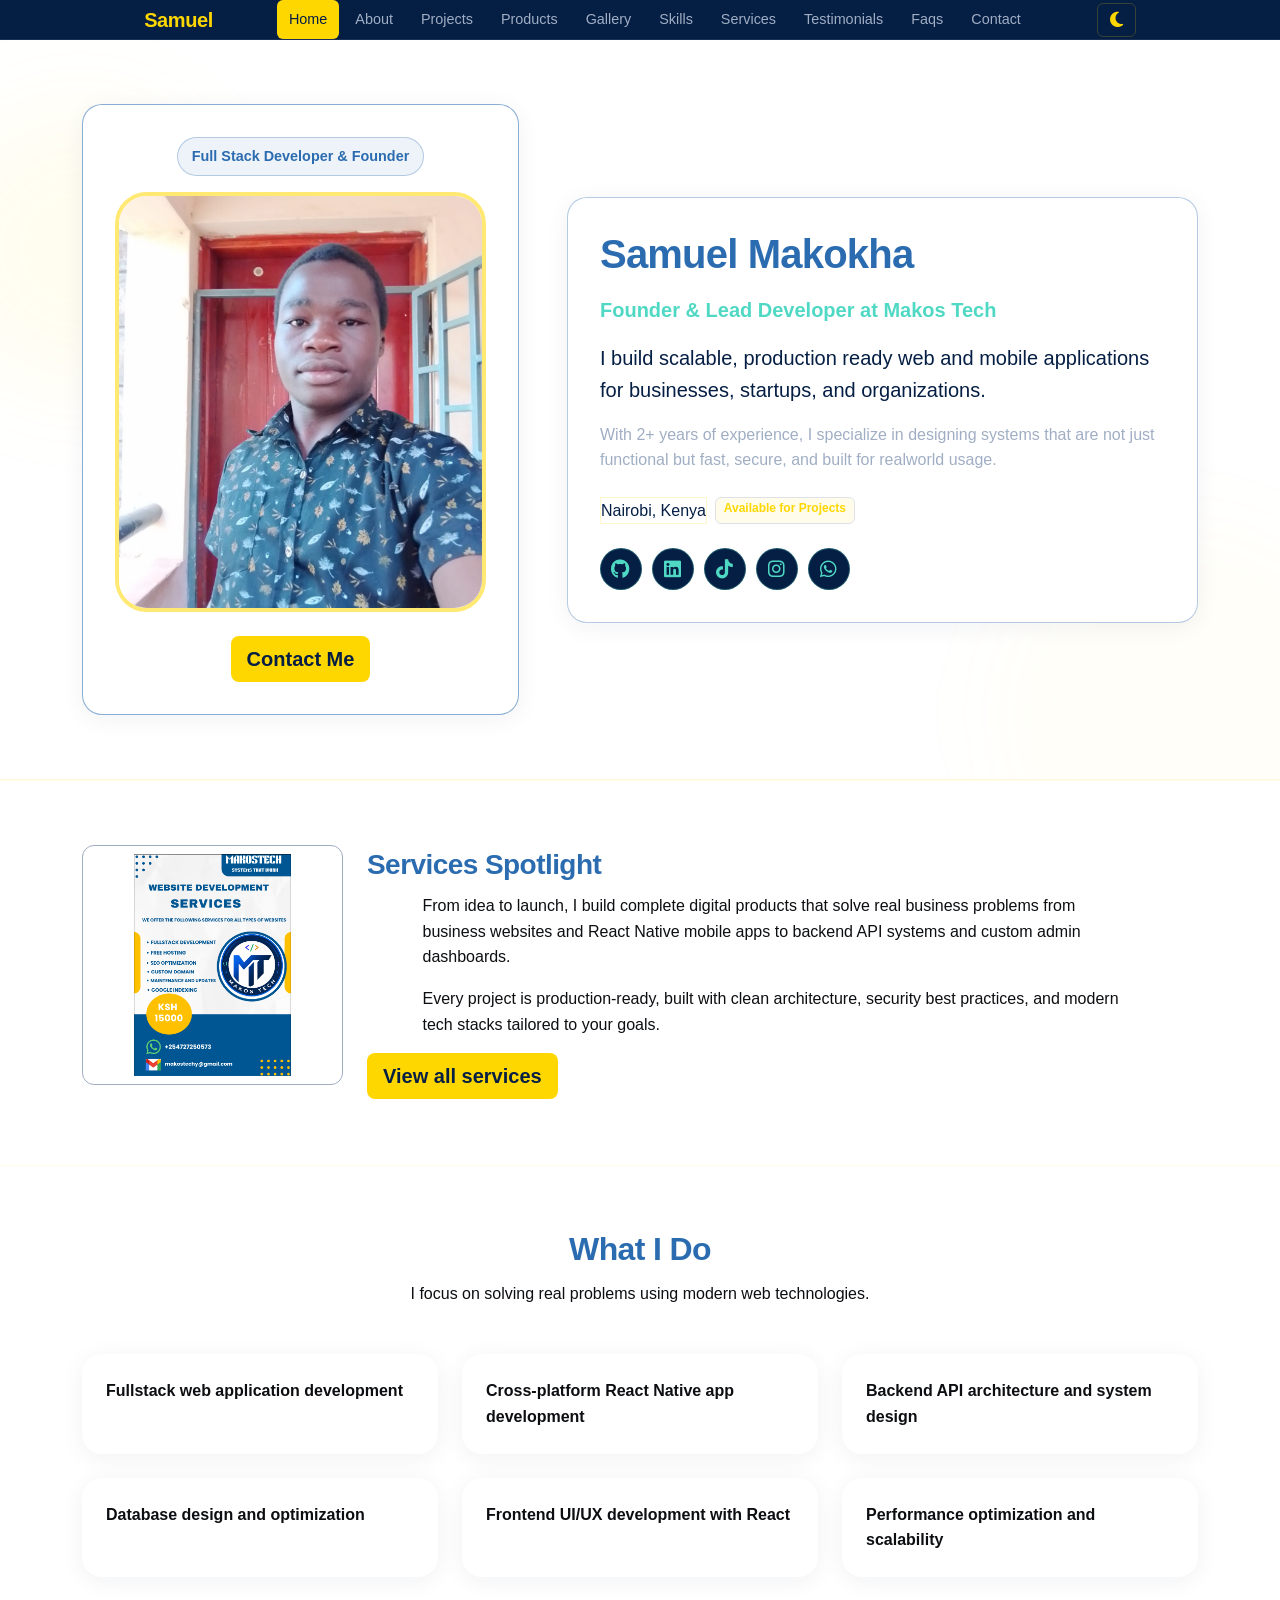
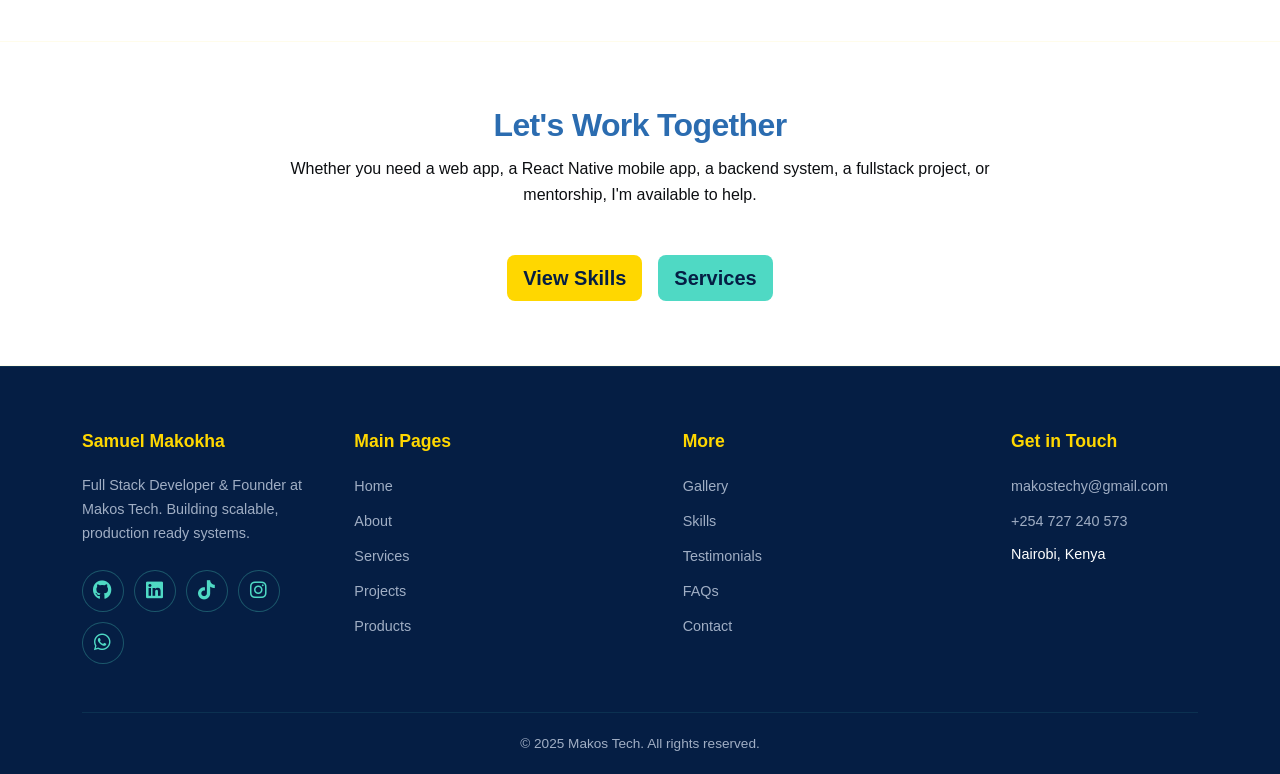
<file: index.html>
<!DOCTYPE html>
<html lang="en">
<head>
  <meta charset="utf-8">
  <meta name="viewport" content="width=device-width, initial-scale=1">
  <title>Samuel Makokha - Portfolio</title>
  <link href="https://cdn.jsdelivr.net/npm/bootstrap@5.3.8/dist/css/bootstrap.min.css" rel="stylesheet">
  <link rel="stylesheet" href="https://cdnjs.cloudflare.com/ajax/libs/font-awesome/6.4.2/css/all.min.css" />
  <link rel="stylesheet" href="style.css">
  <link rel="icon" type="image/x-icon" href="/images/MT logo.png">
</head>
<body>
  <nav class="nav" aria-label="Main navigation">
    <div class="nav-wrap">
      <a class="nav-brand" href="index.html">Samuel</a>
      <input class="nav-check" id="nav-open" type="checkbox" aria-label="Open navigation">
      <label class="nav-toggle" for="nav-open" aria-label="Toggle navigation">
        <span></span>
        <span></span>
        <span></span>
      </label>
      <div class="nav-menu">
        <ul class="nav-list">
          <li class="nav-item"><a class="nav-link is-active" href="index.html">Home</a></li>
          <li class="nav-item"><a class="nav-link" href="about.html">About</a></li>
          <li class="nav-item"><a class="nav-link" href="projects.html">Projects</a></li>
          <li class="nav-item"><a class="nav-link" href="products.html">Products</a></li>
          <li class="nav-item"><a class="nav-link" href="gallery.html">Gallery</a></li>
          <li class="nav-item"><a class="nav-link" href="skills.html">Skills</a></li>
          <li class="nav-item"><a class="nav-link" href="services.html">Services</a></li>
          <li class="nav-item"><a class="nav-link" href="testimonials.html">Testimonials</a></li>
          <li class="nav-item"><a class="nav-link" href="faqs.html">Faqs</a></li>
          <li class="nav-item"><a class="nav-link" href="contact.html">Contact</a></li>
        </ul>
      </div>
      <button id="theme-toggle" class="theme-toggle" aria-label="Toggle dark mode">
        <i class="fa-solid fa-moon"></i>
      </button>
    </div>
  </nav>
  <main>
    <section class="hero-section section-block">
      <div class="container position-relative z-1">
        <div class="row align-items-center g-5">
          <div class="col-lg-5">
            <div class="hero-left-card">
              <span class="pill pill-teal">Full Stack Developer & Founder</span>
              <img src="images/profile.jpeg" alt="Samuel Makokha" class="hero-image">
              <a class="btn btn-primary btn-lg" href="contact.html">Contact Me </a>
            </div>
          </div>

          <div class="col-lg-7">
            <div class="hero-right-card card-pad-lg">
              <h1 class="section-heading heading-xl">Samuel Makokha</h1>
              <p class="body-lead">Founder & Lead Developer at Makos Tech</p>
              <p class="body-lg">I build scalable, production ready web and mobile applications for businesses,
                 startups, and organizations.</p>
              <p class="body-muted-lg">With 2+ years of experience, I specialize in designing systems that are not just functional but fast, secure, and built for realworld usage.</p>

              <div class="badge-group">
                <span class="badge-light">Nairobi, Kenya</span>
                <span class="badge border badge-gold">Available for Projects</span>
              </div>

              <div class="social-links">
                <a class="social-link" href="https://github.com/makos-757" target="_blank" rel="noopener noreferrer" aria-label="Open GitHub" title="GitHub"><i class="fa-brands fa-github"></i></a>
                <a class="social-link" href="https://www.linkedin.com/company/makos-tech/?viewAsMember=true" target="_blank" rel="noopener noreferrer" aria-label="Open LinkedIn" title="LinkedIn"><i class="fa-brands fa-linkedin"></i></a>
                <a class="social-link" href="https://www.tiktok.com/@makostech" target="_blank" rel="noopener noreferrer" aria-label="Open TikTok" title="TikTok"><i class="fa-brands fa-tiktok"></i></a>
                <a class="social-link" href="https://www.instagram.com/makostech/" target="_blank" rel="noopener noreferrer" aria-label="Open Instagram" title="Instagram"><i class="fa-brands fa-instagram"></i></a>
                <a class="social-link" href="https://chat.whatsapp.com/KTQZyUIT5fdFhm53N8FenB?s=cl&p=i&ilr=4" target="_blank" rel="noopener noreferrer" aria-label="Open WhatsApp" title="WhatsApp"><i class="fa-brands fa-whatsapp"></i></a>
              </div>
            </div>
          </div>
        </div>
      </div>
    </section>
  
    <section class="section-block bg-blue-soft">
      <div class="container">
        <div class="row align-items-center g-4">
          <div class="col-lg-3">
            <img src="images/services.png" alt="Services overview" class="card-img img-frame">
          </div>
          <div class="col-lg-9">
            <h2 class="section-heading heading-lg">Services Spotlight</h2>
            <p class="section-subtitle">From idea to launch, I build complete digital products that solve real business problems from business websites and React Native mobile apps to backend API systems and custom admin dashboards.</p>
            <p class="section-subtitle">Every project is production-ready, built with clean architecture, security best practices, and modern tech stacks tailored to your goals.</p>
            <a href="services.html" class="btn btn-primary btn-lg">View all services</a>
          </div>
        </div>
      </div>
    </section>
    <section class="section-block section-light">
      <div class="container">
        <div class="section-header">
          <h2 class="section-heading heading-2xl">What I Do</h2>
          <p class="section-subtitle">I focus on solving real problems using modern web technologies.</p>
        </div>

        <div class="row g-4">
          <div class="col-md-6 col-lg-4">
            <article class="soft-card card-pad card-fill"><strong>Fullstack web application development</strong></article>
          </div>
          <div class="col-md-6 col-lg-4">
            <article class="soft-card card-pad card-fill"><strong>Cross-platform React Native app development</strong></article>
          </div>
          <div class="col-md-6 col-lg-4">
            <article class="soft-card card-pad card-fill"><strong>Backend API architecture and system design</strong></article>
          </div>
          <div class="col-md-6 col-lg-4">
            <article class="soft-card card-pad card-fill"><strong>Database design and optimization</strong></article>
          </div>
          <div class="col-md-6 col-lg-4">
            <article class="soft-card card-pad card-fill"><strong>Frontend UI/UX development with React</strong></article>
          </div>
          <div class="col-md-6 col-lg-4">
            <article class="soft-card card-pad card-fill"><strong>Performance optimization and scalability</strong></article>
          </div>
        </div>
      </div>
    </section>

    <section class="section-block bg-blue-soft">
      <div class="container">
        <div class="section-header">
          <h2 class="section-heading heading-2xl">Let's Work Together</h2>
          <p class="section-subtitle">Whether you need a web app, a React Native mobile app, a backend system, a fullstack project, or mentorship, I'm available to help.</p>
        </div>
        <div class="cta-group">
          <a class="btn btn-primary btn-lg" href="skills.html">View Skills</a>
          <a class="btn btn-secondary btn-lg" href="services.html">Services</a>
        </div>
      </div>
    </section>
  </main>

  <footer class="site-footer">
    <div class="container">
      <div class="footer-grid">
        <div class="footer-col">
          <h4 class="footer-heading">Samuel Makokha</h4>
          <p class="footer-text">Full Stack Developer & Founder at Makos Tech. Building scalable, production ready systems.</p>
          <div class="social-links">
            <a class="social-link" href="https://github.com/makos-757" target="_blank" rel="noopener noreferrer" aria-label="GitHub"><i class="fa-brands fa-github"></i></a>
            <a class="social-link" href="https://www.linkedin.com/company/makos-tech/?viewAsMember=true" target="_blank" rel="noopener noreferrer" aria-label="LinkedIn"><i class="fa-brands fa-linkedin"></i></a>
            <a class="social-link" href="https://www.tiktok.com/@makostech" target="_blank" rel="noopener noreferrer" aria-label="TikTok"><i class="fa-brands fa-tiktok"></i></a>
            <a class="social-link" href="https://www.instagram.com/makostech/" target="_blank" rel="noopener noreferrer" aria-label="Instagram"><i class="fa-brands fa-instagram"></i></a>
            <a class="social-link" href="https://chat.whatsapp.com/KTQZyUIT5fdFhm53N8FenB?s=cl&p=i&ilr=4" target="_blank" rel="noopener noreferrer" aria-label="WhatsApp"><i class="fa-brands fa-whatsapp"></i></a>
          </div>
        </div>

        <div class="footer-col">
          <h4 class="footer-heading">Main Pages</h4>
          <ul class="footer-links">
            <li><a href="index.html">Home</a></li>
            <li><a href="about.html">About</a></li>
            <li><a href="services.html">Services</a></li>
            <li><a href="projects.html">Projects</a></li>
            <li><a href="products.html">Products</a></li>
          </ul>
        </div>

        <div class="footer-col">
          <h4 class="footer-heading">More</h4>
          <ul class="footer-links">
            <li><a href="gallery.html">Gallery</a></li>
            <li><a href="skills.html">Skills</a></li>
            <li><a href="testimonials.html">Testimonials</a></li>
            <li><a href="faqs.html">FAQs</a></li>
            <li><a href="contact.html">Contact</a></li>
          </ul>
        </div>

        <div class="footer-col">
          <h4 class="footer-heading">Get in Touch</h4>
          <ul class="footer-links">
            <li><a href="mailto:makostechy@gmail.com">makostechy@gmail.com</a></li>
            <li><a href="tel:+254727240573">+254 727 240 573</a></li>
            <li class="footer-item">Nairobi, Kenya</li>
          </ul>
        </div>
      </div>

      <div class="footer-bottom">
        <p>&copy; 2025 Makos Tech. All rights reserved.</p>
      </div>
    </div>
  </footer>
  <button id="scrollTopBtn" aria-label="Scroll to top" title="Back to top">&#8593;</button>
  <script src="https://cdn.jsdelivr.net/npm/bootstrap@5.3.8/dist/js/bootstrap.bundle.min.js"></script>
  <script src="main.js"></script>
</body>
</html>
</file>
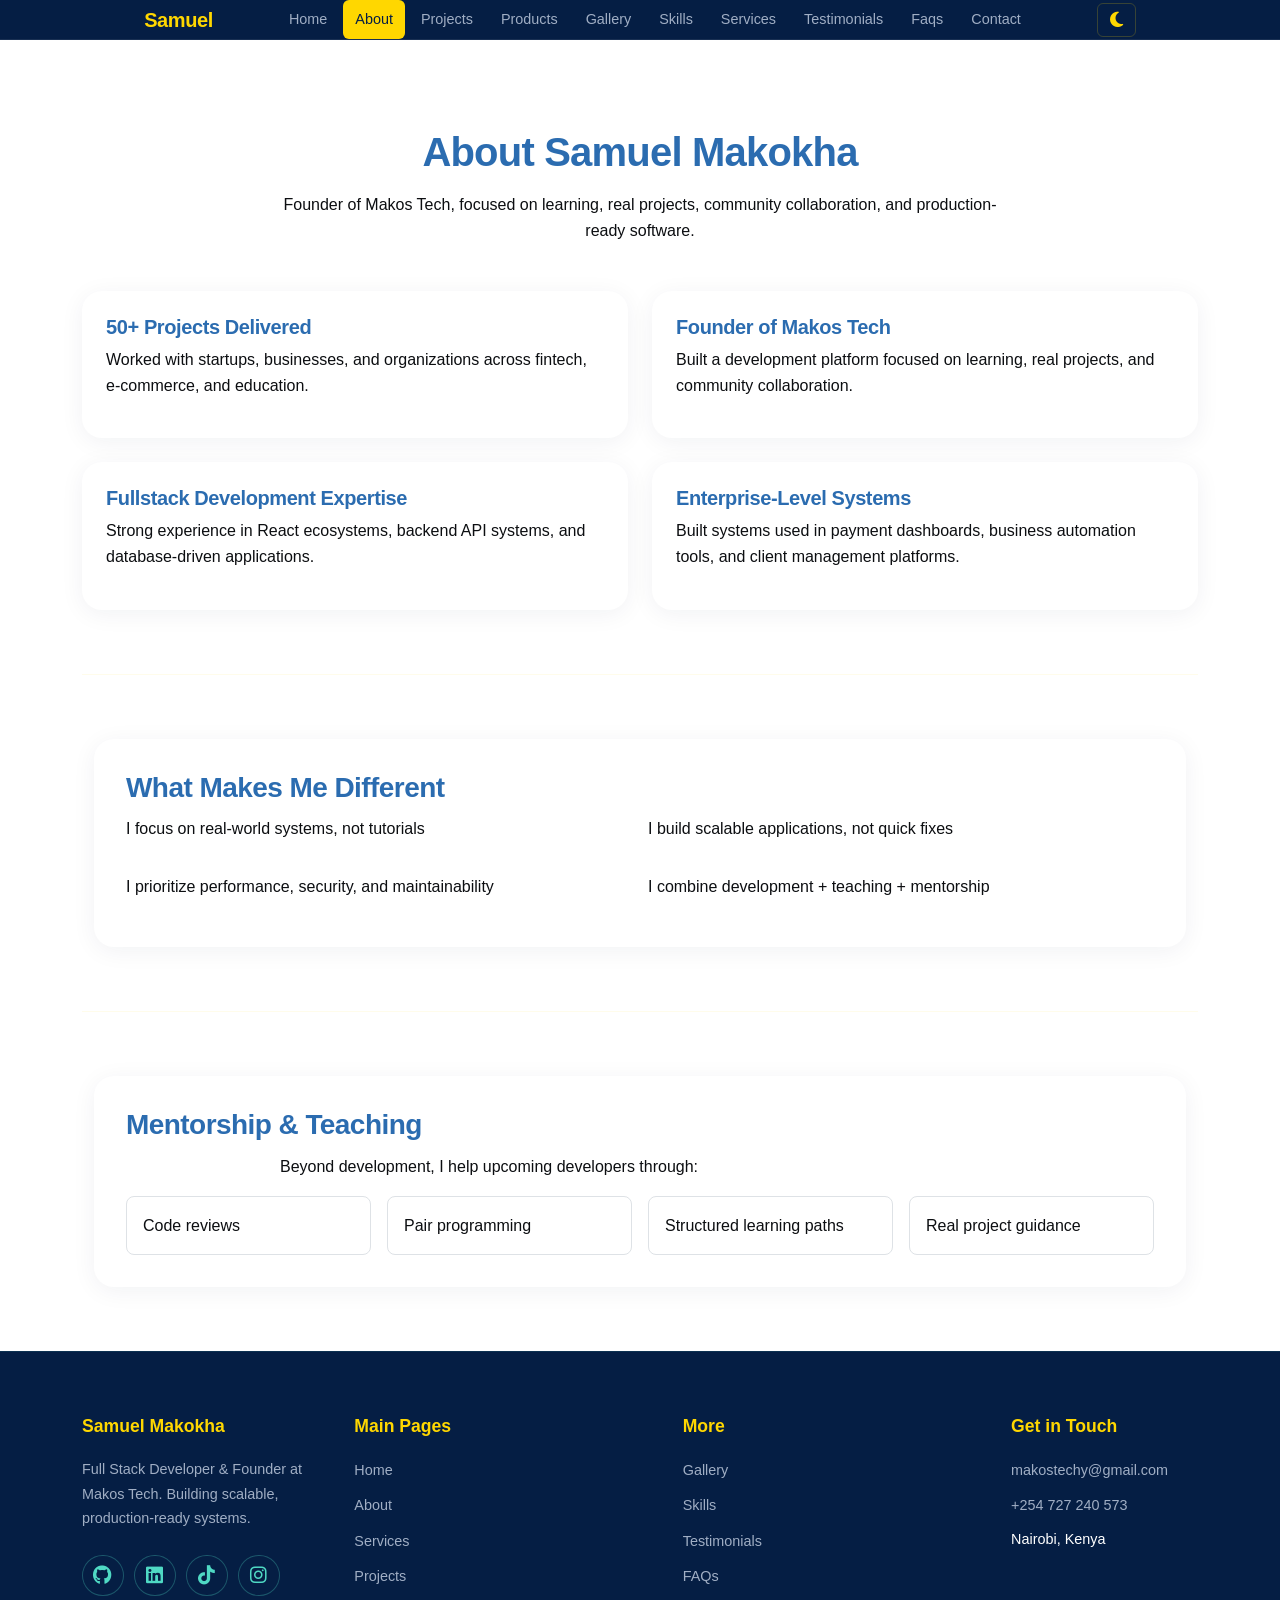
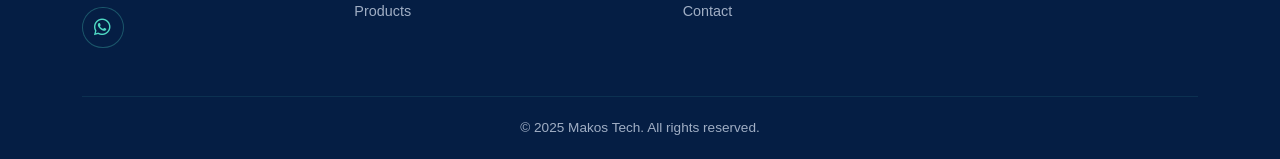
<file: about.html>
<!DOCTYPE html>
<html lang="en">
<head>
  <meta charset="utf-8">
  <meta name="viewport" content="width=device-width, initial-scale=1">
  <title>About - Samuel Makokha</title>
  <link href="https://cdn.jsdelivr.net/npm/bootstrap@5.3.8/dist/css/bootstrap.min.css" rel="stylesheet">
  <link rel="stylesheet" href="https://cdnjs.cloudflare.com/ajax/libs/font-awesome/6.4.2/css/all.min.css" />
  <link rel="stylesheet" href="style.css">
  <link rel="icon" type="image/x-icon" href="/images/MT logo.png">
</head>
<body>
  <nav class="nav" aria-label="Main navigation">
    <div class="nav-wrap">
      <a class="nav-brand" href="index.html">Samuel</a>
      <input class="nav-check" id="nav-open" type="checkbox" aria-label="Open navigation">
      <label class="nav-toggle" for="nav-open" aria-label="Toggle navigation">
        <span></span>
        <span></span>
        <span></span>
      </label>
      <div class="nav-menu">
        <ul class="nav-list">
          <li class="nav-item"><a class="nav-link" href="index.html">Home</a></li>
          <li class="nav-item"><a class="nav-link is-active" href="about.html">About</a></li>
          <li class="nav-item"><a class="nav-link" href="projects.html">Projects</a></li>
          <li class="nav-item"><a class="nav-link" href="products.html">Products</a></li>
          <li class="nav-item"><a class="nav-link" href="gallery.html">Gallery</a></li>
          <li class="nav-item"><a class="nav-link" href="skills.html">Skills</a></li>
          <li class="nav-item"><a class="nav-link" href="services.html">Services</a></li>
          <li class="nav-item"><a class="nav-link" href="testimonials.html">Testimonials</a></li>
          <li class="nav-item"><a class="nav-link" href="faqs.html">Faqs</a></li>
          <li class="nav-item"><a class="nav-link" href="contact.html">Contact</a></li>
        </ul>
      </div>
      <button id="theme-toggle" class="theme-toggle" aria-label="Toggle dark mode">
        <i class="fa-solid fa-moon"></i>
      </button>
    </div>
  </nav>

  <main class="container main-pad">
    <section class="section-block">
      <div class="section-header">
        <h1 class="section-heading heading-xl">About Samuel Makokha</h1>
        <p class="section-subtitle">Founder of Makos Tech, focused on learning, real projects, community collaboration, and production-ready software.</p>
      </div>

      <div class="row g-4">
        <div class="col-md-6">
          <article class="soft-card card-pad card-fill">
            <h3 class="section-heading heading-sm">50+ Projects Delivered</h3>
            <p >Worked with startups, businesses, and organizations across fintech, e-commerce, and education.</p>
          </article>
        </div>
        <div class="col-md-6">
          <article class="soft-card card-pad card-fill">
            <h3 class="section-heading heading-sm">Founder of Makos Tech</h3>
            <p >Built a development platform focused on learning, real projects, and community collaboration.</p>
          </article>
        </div>
        <div class="col-md-6">
          <article class="soft-card card-pad card-fill">
            <h3 class="section-heading heading-sm">Fullstack Development Expertise</h3>
            <p >Strong experience in React ecosystems, backend API systems, and database-driven applications.</p>
          </article>
        </div>
        <div class="col-md-6">
          <article class="soft-card card-pad card-fill">
            <h3 class="section-heading heading-sm">Enterprise-Level Systems</h3>
            <p >Built systems used in payment dashboards, business automation tools, and client management platforms.</p>
          </article>
        </div>
      </div>
    </section>

    <section class="section-block bg-blue-soft">
      <div class="container">
        <div class="soft-card card-pad-lg">
          <h2 class="section-heading heading-lg">What Makes Me Different</h2>
          <div class="row g-3">
            <div class="col-md-6">
              <p >I focus on real-world systems, not tutorials</p>
            </div>
            <div class="col-md-6">
              <p >I build scalable applications, not quick fixes</p>
            </div>
            <div class="col-md-6">
              <p >I prioritize performance, security, and maintainability</p>
            </div>
            <div class="col-md-6">
              <p >I combine development + teaching + mentorship</p>
            </div>
          </div>
        </div>
      </div>
    </section>

    <section class="section-block section-light">
      <div class="container">
        <div class="soft-card card-pad-lg">
          <h2 class="section-heading heading-lg">Mentorship & Teaching</h2>
          <p class="section-subtitle">Beyond development, I help upcoming developers through:</p>
          <div class="row g-3">
            <div class="col-md-6 col-lg-3"><div class="feature-card border rounded-3 card-pad-sm card-fill">Code reviews</div></div>
            <div class="col-md-6 col-lg-3"><div class="feature-card border rounded-3 card-pad-sm card-fill">Pair programming</div></div>
            <div class="col-md-6 col-lg-3"><div class="feature-card border rounded-3 card-pad-sm card-fill">Structured learning paths</div></div>
            <div class="col-md-6 col-lg-3"><div class="feature-card border rounded-3 card-pad-sm card-fill">Real project guidance</div></div>
          </div>
        </div>
      </div>
    </section>
</main>

  <footer class="site-footer">
    <div class="container">
      <div class="footer-grid">
        <div class="footer-col">
          <h4 class="footer-heading">Samuel Makokha</h4>
          <p class="footer-text">Full Stack Developer & Founder at Makos Tech. Building scalable, production-ready systems.</p>
          <div class="social-links">
            <a class="social-link" href="https://github.com/makos-757" target="_blank" rel="noopener noreferrer" aria-label="GitHub"><i class="fa-brands fa-github"></i></a>
            <a class="social-link" href="https://www.linkedin.com/company/makos-tech/?viewAsMember=true" target="_blank" rel="noopener noreferrer" aria-label="LinkedIn"><i class="fa-brands fa-linkedin"></i></a>
            <a class="social-link" href="https://www.tiktok.com/@makostech" target="_blank" rel="noopener noreferrer" aria-label="TikTok"><i class="fa-brands fa-tiktok"></i></a>
            <a class="social-link" href="https://www.instagram.com/makostech/" target="_blank" rel="noopener noreferrer" aria-label="Instagram"><i class="fa-brands fa-instagram"></i></a>
            <a class="social-link" href="https://chat.whatsapp.com/KTQZyUIT5fdFhm53N8FenB?s=cl&p=i&ilr=4" target="_blank" rel="noopener noreferrer" aria-label="WhatsApp"><i class="fa-brands fa-whatsapp"></i></a>
          </div>
        </div>

        <div class="footer-col">
          <h4 class="footer-heading">Main Pages</h4>
          <ul class="footer-links">
            <li><a href="index.html">Home</a></li>
            <li><a href="about.html">About</a></li>
            <li><a href="services.html">Services</a></li>
            <li><a href="projects.html">Projects</a></li>
            <li><a href="products.html">Products</a></li>
          </ul>
        </div>

        <div class="footer-col">
          <h4 class="footer-heading">More</h4>
          <ul class="footer-links">
            <li><a href="gallery.html">Gallery</a></li>
            <li><a href="skills.html">Skills</a></li>
            <li><a href="testimonials.html">Testimonials</a></li>
            <li><a href="faqs.html">FAQs</a></li>
            <li><a href="contact.html">Contact</a></li>
          </ul>
        </div>

        <div class="footer-col">
          <h4 class="footer-heading">Get in Touch</h4>
          <ul class="footer-links">
            <li><a href="mailto:makostechy@gmail.com">makostechy@gmail.com</a></li>
            <li><a href="tel:+254727240573">+254 727 240 573</a></li>
            <li class="footer-item">Nairobi, Kenya</li>
          </ul>
        </div>
      </div>

      <div class="footer-bottom">
        <p>&copy; 2025 Makos Tech. All rights reserved.</p>
      </div>
    </div>
  </footer>
  <button id="scrollTopBtn" aria-label="Scroll to top" title="Back to top">&#8593;</button>
  <script src="https://cdn.jsdelivr.net/npm/bootstrap@5.3.8/dist/js/bootstrap.bundle.min.js"></script>
  <script src="main.js"></script>
</body>
</html>
</file>
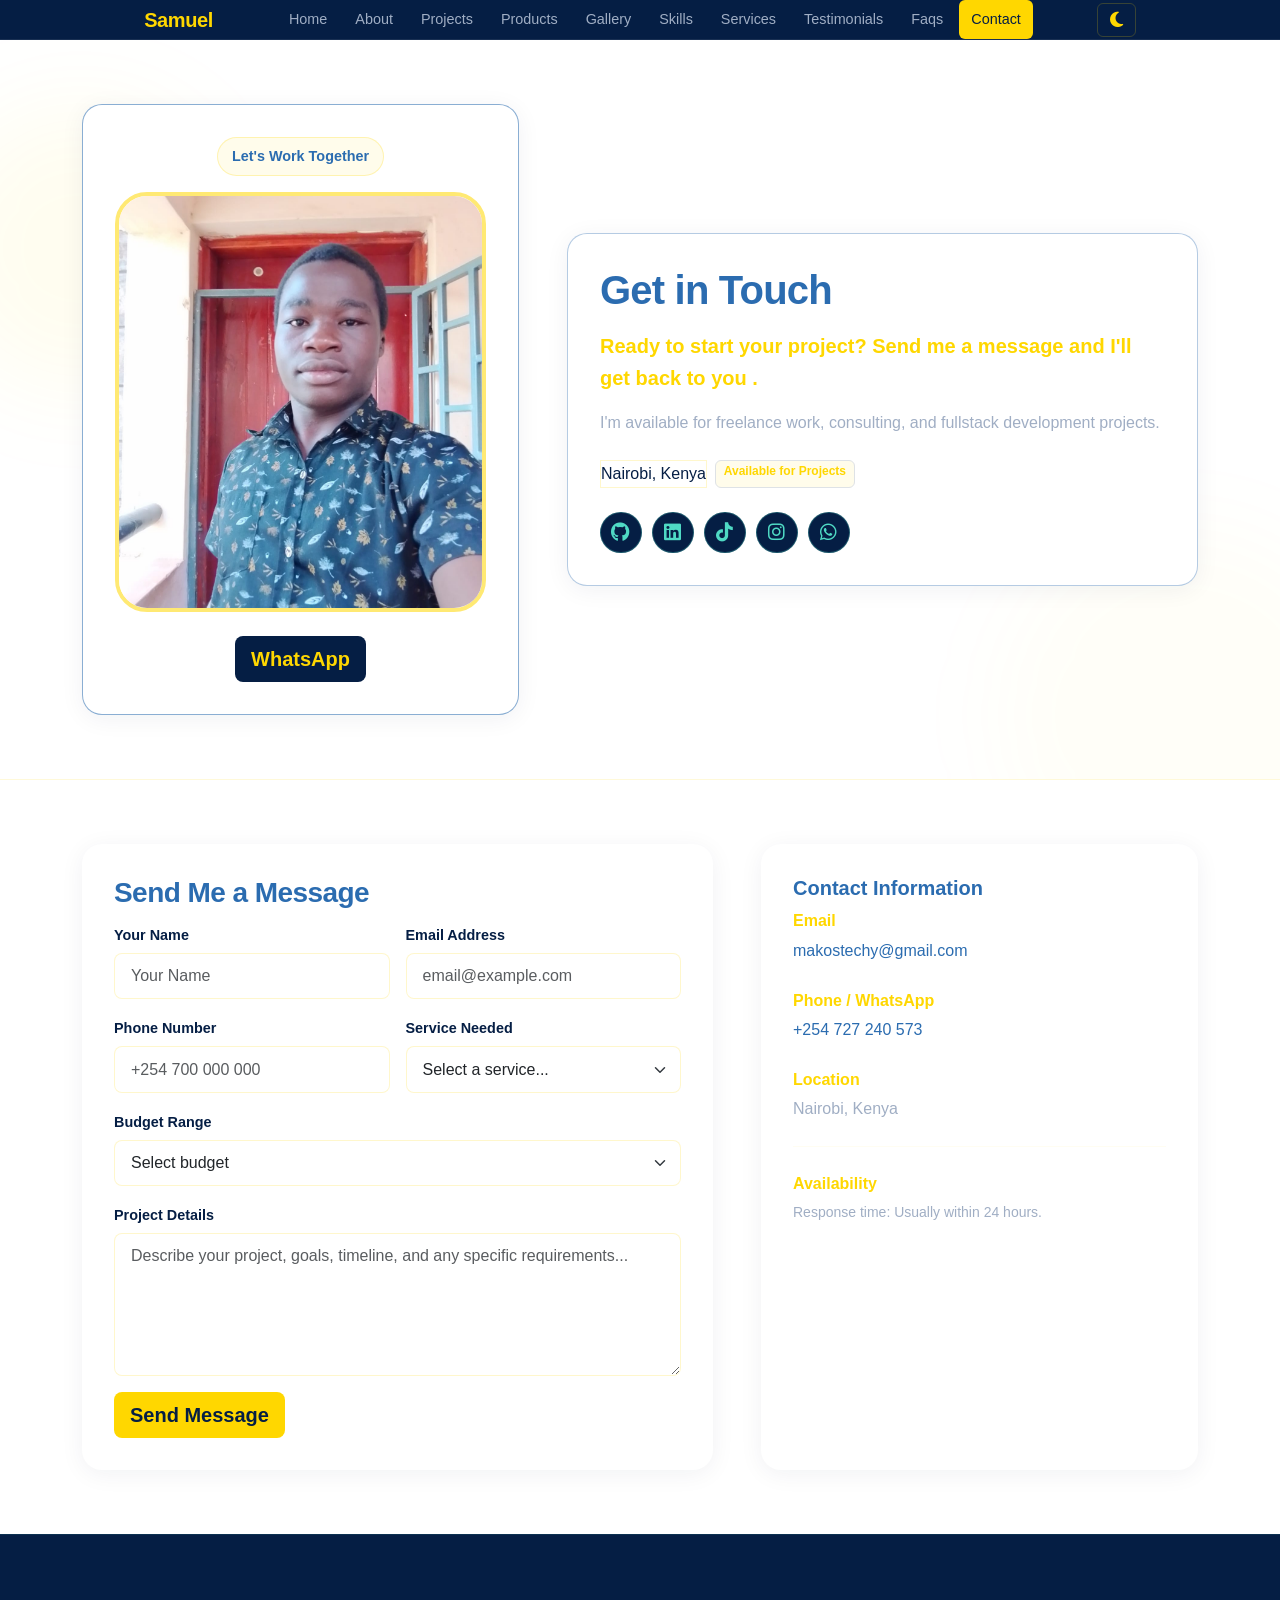
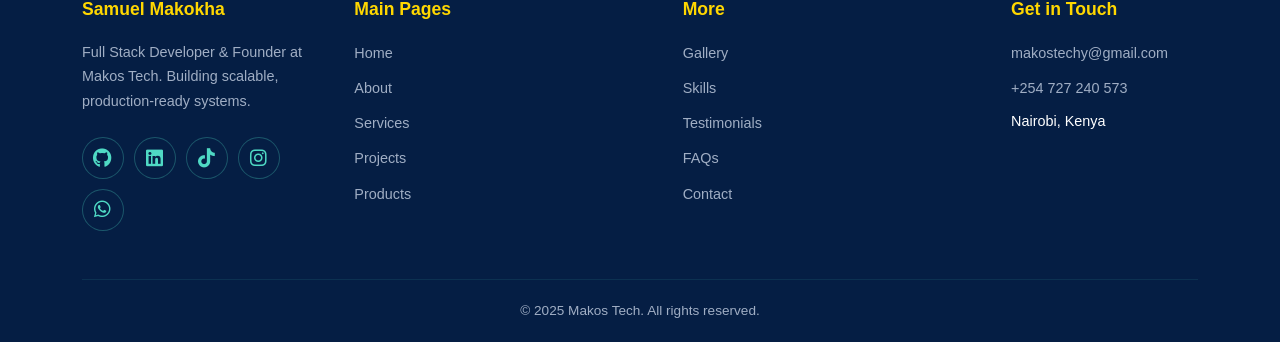
<file: contact.html>
<!DOCTYPE html>
<html lang="en">
<head>
  <meta charset="utf-8">
  <meta name="viewport" content="width=device-width, initial-scale=1">
  <title>Contact - Samuel Makokha</title>
  <link href="https://cdn.jsdelivr.net/npm/bootstrap@5.3.8/dist/css/bootstrap.min.css" rel="stylesheet">
  <link rel="stylesheet" href="https://cdnjs.cloudflare.com/ajax/libs/font-awesome/6.4.2/css/all.min.css" />
  <link rel="stylesheet" href="style.css">
  <link rel="icon" type="image/x-icon" href="/images/MT logo.png">
</head>
<body>
  <nav class="nav" aria-label="Main navigation">
    <div class="nav-wrap">
      <a class="nav-brand" href="index.html">Samuel</a>
      <input class="nav-check" id="nav-open" type="checkbox" aria-label="Open navigation">
      <label class="nav-toggle" for="nav-open" aria-label="Toggle navigation">
        <span></span>
        <span></span>
        <span></span>
      </label>
      <div class="nav-menu">
        <ul class="nav-list">
          <li class="nav-item"><a class="nav-link" href="index.html">Home</a></li>
          <li class="nav-item"><a class="nav-link" href="about.html">About</a></li>
          <li class="nav-item"><a class="nav-link" href="projects.html">Projects</a></li>
          <li class="nav-item"><a class="nav-link" href="products.html">Products</a></li>
          <li class="nav-item"><a class="nav-link" href="gallery.html">Gallery</a></li>
          <li class="nav-item"><a class="nav-link" href="skills.html">Skills</a></li>
          <li class="nav-item"><a class="nav-link" href="services.html">Services</a></li>
          <li class="nav-item"><a class="nav-link" href="testimonials.html">Testimonials</a></li>
          <li class="nav-item"><a class="nav-link" href="faqs.html">Faqs</a></li>
          <li class="nav-item"><a class="nav-link is-active" href="contact.html">Contact</a></li>
        </ul>
      </div>
      <button id="theme-toggle" class="theme-toggle" aria-label="Toggle dark mode">
        <i class="fa-solid fa-moon"></i>
      </button>
    </div>
  </nav>

  <main>
    <section class="section-block hero-section">
      <div class="container position-relative z-1">
        <div class="row align-items-center g-5">
          <div class="col-lg-5">
            <div class="hero-left-card">
              <span class="pill">Let's Work Together</span>
              <img src="images/profile.jpeg" alt="Samuel Makokha - Contact" class="hero-image">
              <a class="btn btn-success btn-lg" href="https://wa.me/254727240573" target="_blank" rel="noopener noreferrer">WhatsApp </a>
            </div>
          </div>
          <div class="col-lg-7">
            <div class="hero-right-card card-pad-lg">
              <h1 class="section-heading heading-xl">Get in Touch</h1>
              <p class="body-lead-gold">Ready to start your project? Send me a message and I'll get back to you .</p>
              <p class="body-muted-lg">I'm available for freelance work, consulting, and fullstack development projects.</p>

              <div class="badge-group">
                <span class="badge-light">Nairobi, Kenya</span>
                <span class="badge border badge-gold">Available for Projects</span>
              </div>

              <div class="social-links">
                <a class="social-link" href="https://github.com/makos-757" target="_blank" rel="noopener noreferrer" aria-label="Open GitHub" title="GitHub"><i class="fa-brands fa-github"></i></a>
                <a class="social-link" href="https://www.linkedin.com/company/makos-tech/?viewAsMember=true" target="_blank" rel="noopener noreferrer" aria-label="Open LinkedIn" title="LinkedIn"><i class="fa-brands fa-linkedin"></i></a>
                <a class="social-link" href="https://www.tiktok.com/@makostech" target="_blank" rel="noopener noreferrer" aria-label="Open TikTok" title="TikTok"><i class="fa-brands fa-tiktok"></i></a>
                <a class="social-link" href="https://www.instagram.com/makostech/" target="_blank" rel="noopener noreferrer" aria-label="Open Instagram" title="Instagram"><i class="fa-brands fa-instagram"></i></a>
                <a class="social-link" href="https://chat.whatsapp.com/KTQZyUIT5fdFhm53N8FenB?s=cl&p=i&ilr=4" target="_blank" rel="noopener noreferrer" aria-label="Open WhatsApp" title="WhatsApp"><i class="fa-brands fa-whatsapp"></i></a>
              </div>
            </div>
          </div>
        </div>
      </div>
    </section>

    <section class="section-block section-light">
      <div class="container">
        <div class="row g-5">
          <div class="col-lg-7">
            <div class="soft-card card-pad-lg">
              <h2 class="section-heading heading-lg">Send Me a Message</h2>
              <form>
                <div class="row g-3">
                  <div class="col-md-6">
                    <label for="name" class="form-label">Your Name</label>
                    <input type="text" class="form-control" id="name" placeholder="Your Name " required>
                  </div>
                  <div class="col-md-6">
                    <label for="email" class="form-label">Email Address</label>
                    <input type="email" class="form-control" id="email" placeholder="email@example.com" required>
                  </div>
                  <div class="col-md-6">
                    <label for="phone" class="form-label">Phone Number</label>
                    <input type="tel" class="form-control" id="phone" placeholder="+254 700 000 000" required>
                  </div>
                  <div class="col-md-6">
                    <label for="service" class="form-label">Service Needed</label>
                    <select class="form-select" id="service">
                      <option value="">Select a service...</option>
                      <option>Web Application</option>
                      <option>Mobile App </option>
                      <option>API System</option>
                      <option>Database Design</option>
                      <option>Consultation </option>
                      <option>Other</option>
                    </select>
                  </div>
                  <div class="col-12">
                    <label for="budget" class="form-label">Budget Range</label>
                    <select class="form-select" id="budget">
                      <option value="">Select budget </option>
                      <option>Under KES 1000</option>
                      <option>KS 1000 - 1500</option>
                      <option>KES 1500 - 5000</option>
                      <option>KES 5000 - 15000</option>
                      <option>KES 15000+</option>
                    </select>
                  </div>
                  <div class="col-12">
                    <label for="message" class="form-label">Project Details</label>
                    <textarea class="form-control" id="message" rows="5" placeholder="Describe your project, goals, timeline, and any specific requirements..." required></textarea>
                  </div>
                  <div class="col-12">
                    <button type="submit" class="btn btn-primary btn-lg">Send Message</button>
                  </div>
                </div>
              </form>
            </div>
          </div>

          <div class="col-lg-5">
            <div class="soft-card card-pad-lg card-fill">
              <h3 class="heading-sm">Contact Information</h3>
              <div class="info-group">
                <p class="info-label"><span class="text-accent">Email</span></p>
                <a href="mailto:makostechy@gmail.com" class="text-link">makostechy@gmail.com</a>
              </div>
              <div class="info-group">
                <p class="info-label"><span class="text-accent">Phone / WhatsApp</span></p>
                <a href="tel:+254727240573" class="text-link">+254 727 240 573</a>
              </div>
              <div class="info-group">
                <p class="info-label"><span class="text-accent">Location</span></p>
                <p class="text-muted-body">Nairobi, Kenya</p>
              </div>
              <hr class="divider">
              <p class="info-label"><span class="text-accent">Availability</span></p>
              <p class="text-detail">Response time: Usually within 24 hours. </p>
            </div>
          </div>
        </div>
      </div>
    </section>

</main>

  <footer class="site-footer">
    <div class="container">
      <div class="footer-grid">
        <div class="footer-col">
          <h4 class="footer-heading">Samuel Makokha</h4>
          <p class="footer-text">Full Stack Developer & Founder at Makos Tech. Building scalable, production-ready systems.</p>
          <div class="social-links">
            <a class="social-link" href="https://github.com/makos-757" target="_blank" rel="noopener noreferrer" aria-label="GitHub"><i class="fa-brands fa-github"></i></a>
            <a class="social-link" href="https://www.linkedin.com/company/makos-tech/?viewAsMember=true" target="_blank" rel="noopener noreferrer" aria-label="LinkedIn"><i class="fa-brands fa-linkedin"></i></a>
            <a class="social-link" href="https://www.tiktok.com/@makostech" target="_blank" rel="noopener noreferrer" aria-label="TikTok"><i class="fa-brands fa-tiktok"></i></a>
            <a class="social-link" href="https://www.instagram.com/makostech/" target="_blank" rel="noopener noreferrer" aria-label="Instagram"><i class="fa-brands fa-instagram"></i></a>
            <a class="social-link" href="https://chat.whatsapp.com/KTQZyUIT5fdFhm53N8FenB?s=cl&p=i&ilr=4" target="_blank" rel="noopener noreferrer" aria-label="WhatsApp"><i class="fa-brands fa-whatsapp"></i></a>
          </div>
        </div>

        <div class="footer-col">
          <h4 class="footer-heading">Main Pages</h4>
          <ul class="footer-links">
            <li><a href="index.html">Home</a></li>
            <li><a href="about.html">About</a></li>
            <li><a href="services.html">Services</a></li>
            <li><a href="projects.html">Projects</a></li>
            <li><a href="products.html">Products</a></li>
          </ul>
        </div>

        <div class="footer-col">
          <h4 class="footer-heading">More</h4>
          <ul class="footer-links">
            <li><a href="gallery.html">Gallery</a></li>
            <li><a href="skills.html">Skills</a></li>
            <li><a href="testimonials.html">Testimonials</a></li>
            <li><a href="faqs.html">FAQs</a></li>
            <li><a href="contact.html">Contact</a></li>
          </ul>
        </div>

        <div class="footer-col">
          <h4 class="footer-heading">Get in Touch</h4>
          <ul class="footer-links">
            <li><a href="mailto:makostechy@gmail.com">makostechy@gmail.com</a></li>
            <li><a href="tel:+254727240573">+254 727 240 573</a></li>
            <li class="footer-item">Nairobi, Kenya</li>
          </ul>
        </div>
      </div>

      <div class="footer-bottom">
        <p>&copy; 2025 Makos Tech. All rights reserved.</p>
      </div>
    </div>
  </footer>
  <button id="scrollTopBtn" aria-label="Scroll to top" title="Back to top">&#8593;</button>
  <script src="https://cdn.jsdelivr.net/npm/bootstrap@5.3.8/dist/js/bootstrap.bundle.min.js"></script>
  <script src="main.js"></script>
</body>
</html>
</file>
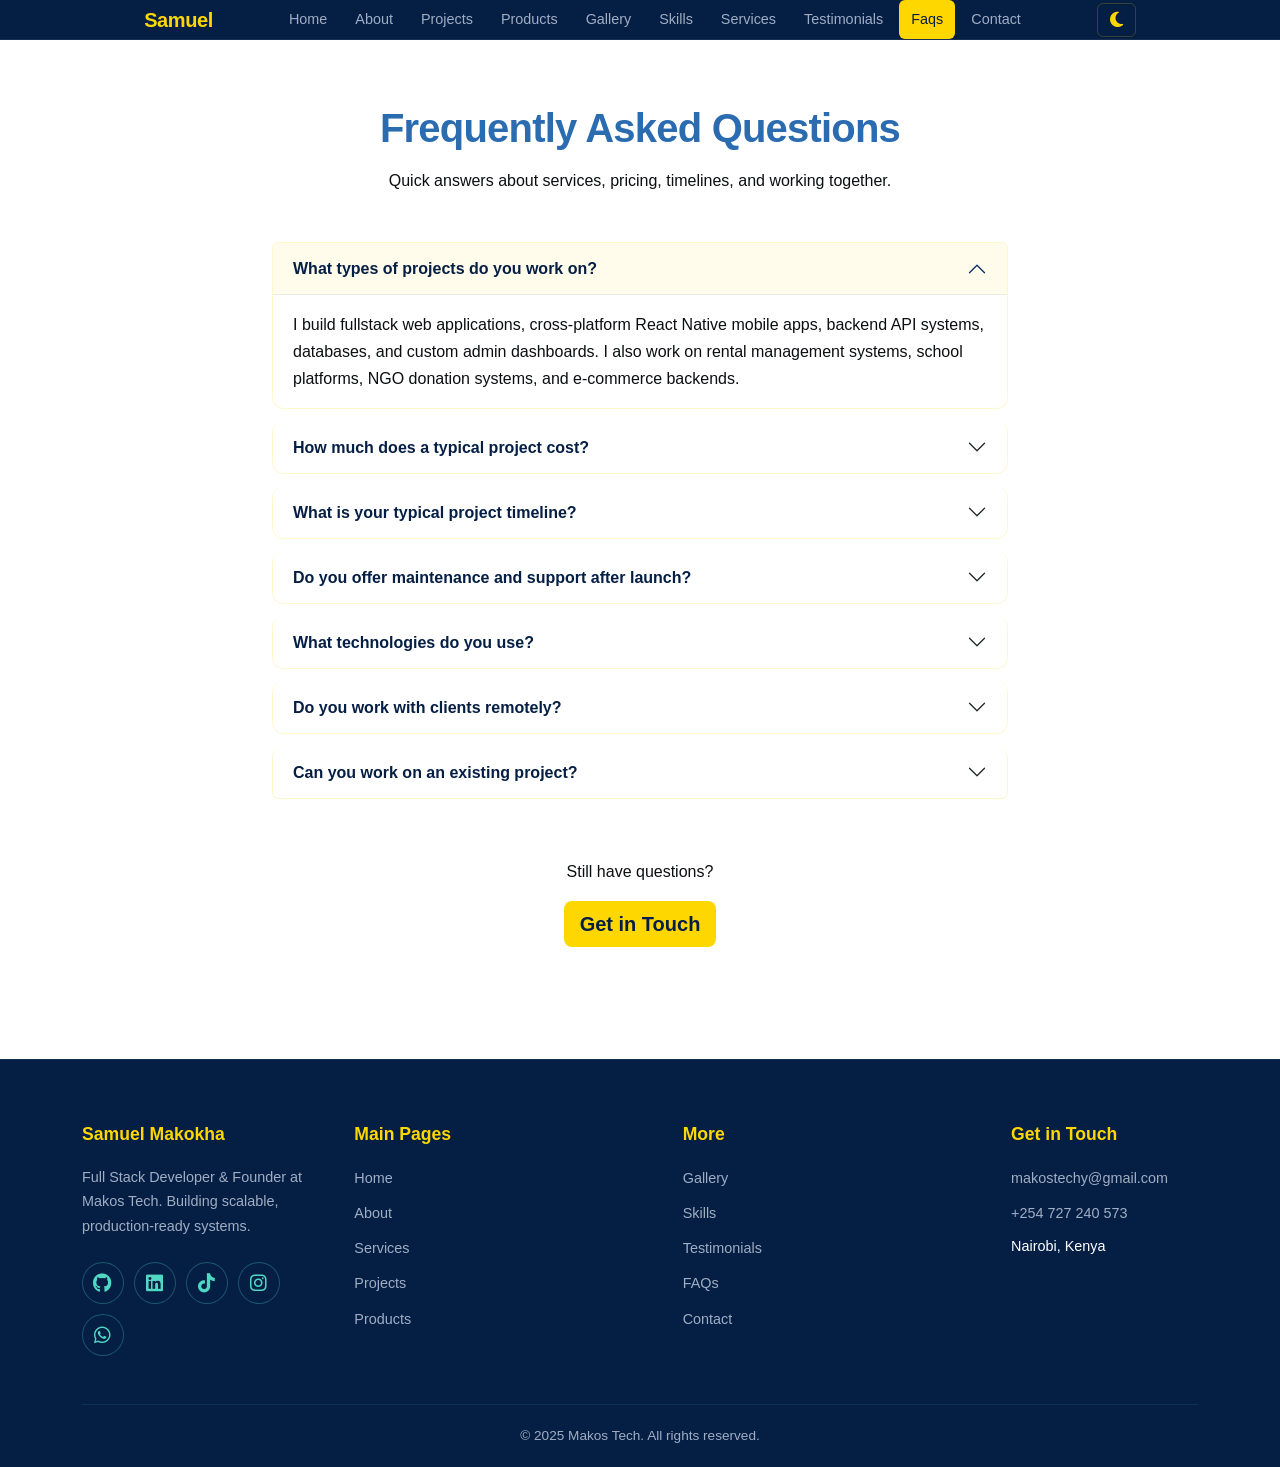
<file: faqs.html>
<!DOCTYPE html>
<html lang="en">
<head>
  <meta charset="utf-8">
  <meta name="viewport" content="width=device-width, initial-scale=1">
  <title>FAQs - Samuel Makokha</title>
  <link href="https://cdn.jsdelivr.net/npm/bootstrap@5.3.8/dist/css/bootstrap.min.css" rel="stylesheet">
  <link rel="stylesheet" href="https://cdnjs.cloudflare.com/ajax/libs/font-awesome/6.4.2/css/all.min.css" />
  <link rel="stylesheet" href="style.css">
  <link rel="icon" type="image/x-icon" href="/images/MT logo.png">
</head>
<body>
  <nav class="nav" aria-label="Main navigation">
    <div class="nav-wrap">
      <a class="nav-brand" href="index.html">Samuel</a>
      <input class="nav-check" id="nav-open" type="checkbox" aria-label="Open navigation">
      <label class="nav-toggle" for="nav-open" aria-label="Toggle navigation">
        <span></span>
        <span></span>
        <span></span>
      </label>
      <div class="nav-menu">
        <ul class="nav-list">
          <li class="nav-item"><a class="nav-link" href="index.html">Home</a></li>
          <li class="nav-item"><a class="nav-link" href="about.html">About</a></li>
          <li class="nav-item"><a class="nav-link" href="projects.html">Projects</a></li>
          <li class="nav-item"><a class="nav-link" href="products.html">Products</a></li>
          <li class="nav-item"><a class="nav-link" href="gallery.html">Gallery</a></li>
          <li class="nav-item"><a class="nav-link" href="skills.html">Skills</a></li>
          <li class="nav-item"><a class="nav-link" href="services.html">Services</a></li>
          <li class="nav-item"><a class="nav-link" href="testimonials.html">Testimonials</a></li>
          <li class="nav-item"><a class="nav-link is-active" href="faqs.html">Faqs</a></li>
          <li class="nav-item"><a class="nav-link" href="contact.html">Contact</a></li>
        </ul>
      </div>
      <button id="theme-toggle" class="theme-toggle" aria-label="Toggle dark mode">
        <i class="fa-solid fa-moon"></i>
      </button>
    </div>
  </nav>

  <main>
    <section class="section-block section-light">
      <div class="container">
        <div class="section-header">
          <h1 class="section-heading heading-xl">Frequently Asked Questions</h1>
          <p class="section-subtitle">Quick answers about services, pricing, timelines, and working together.</p>
        </div>

        <div class="row justify-content-center">
          <div class="col-lg-8">
            <div class="accordion" id="faqAccordion">
              <div class="accordion-item faq-item">
                <h2 class="accordion-header">
                  <button class="accordion-button" type="button" data-bs-toggle="collapse" data-bs-target="#faq1">
                    What types of projects do you work on?
                  </button>
                </h2>
                <div id="faq1" class="accordion-collapse collapse show" data-bs-parent="#faqAccordion">
                  <div class="accordion-body faq-answer">
                    I build fullstack web applications, cross-platform React Native mobile apps, backend API systems, databases, and custom admin dashboards. I also work on rental management systems, school platforms, NGO donation systems, and e-commerce backends.
                  </div>
                </div>
              </div>

              <div class="accordion-item faq-item">
                <h2 class="accordion-header">
                  <button class="accordion-button collapsed" type="button" data-bs-toggle="collapse" data-bs-target="#faq2">
                    How much does a typical project cost?
                  </button>
                </h2>
                <div id="faq2" class="accordion-collapse collapse" data-bs-parent="#faqAccordion">
                  <div class="accordion-body faq-answer">
                    Pricing depends on complexity, features, and timeline. A simple landing page starts from a few hundred dollars, while fullstack systems range depending on requirements. Contact me with your project details for a detailed quote.
                  </div>
                </div>
              </div>

              <div class="accordion-item faq-item">
                <h2 class="accordion-header">
                  <button class="accordion-button collapsed" type="button" data-bs-toggle="collapse" data-bs-target="#faq3">
                    What is your typical project timeline?
                  </button>
                </h2>
                <div id="faq3" class="accordion-collapse collapse" data-bs-parent="#faqAccordion">
                  <div class="accordion-body faq-answer">
                    A simple website takes 1-2 weeks, a standard web app takes 3-6 weeks, and complex systems like management platforms can take 2-3 months. I provide a clear timeline after understanding your requirements.
                  </div>
                </div>
              </div>

              <div class="accordion-item faq-item">
                <h2 class="accordion-header">
                  <button class="accordion-button collapsed" type="button" data-bs-toggle="collapse" data-bs-target="#faq4">
                    Do you offer maintenance and support after launch?
                  </button>
                </h2>
                <div id="faq4" class="accordion-collapse collapse" data-bs-parent="#faqAccordion">
                  <div class="accordion-body faq-answer">
                    Yes. Every project includes post-launch support. I also offer ongoing maintenance plans for updates, bug fixes, security patches, and feature enhancements.
                  </div>
                </div>
              </div>

              <div class="accordion-item faq-item">
                <h2 class="accordion-header">
                  <button class="accordion-button collapsed" type="button" data-bs-toggle="collapse" data-bs-target="#faq5">
                    What technologies do you use?
                  </button>
                </h2>
                <div id="faq5" class="accordion-collapse collapse" data-bs-parent="#faqAccordion">
                  <div class="accordion-body faq-answer">
                    My primary stack is React/React Native for frontend, Node.js/Express or Laravel for backend, and PostgreSQL/MySQL for databases. I also work with TypeScript, Tailwind CSS, and REST API architecture.
                  </div>
                </div>
              </div>

              <div class="accordion-item faq-item">
                <h2 class="accordion-header">
                  <button class="accordion-button collapsed" type="button" data-bs-toggle="collapse" data-bs-target="#faq6">
                    Do you work with clients remotely?
                  </button>
                </h2>
                <div id="faq6" class="accordion-collapse collapse" data-bs-parent="#faqAccordion">
                  <div class="accordion-body faq-answer">
                    Yes, I work with clients remotely from Nairobi, Kenya. I use WhatsApp, email, and video calls for communication. Most of my clients are based internationally, and the process works seamlessly.
                  </div>
                </div>
              </div>

              <div class="accordion-item faq-item">
                <h2 class="accordion-header">
                  <button class="accordion-button collapsed" type="button" data-bs-toggle="collapse" data-bs-target="#faq7">
                    Can you work on an existing project?
                  </button>
                </h2>
                <div id="faq7" class="accordion-collapse collapse" data-bs-parent="#faqAccordion">
                  <div class="accordion-body faq-answer">
                    Absolutely. I can review your existing codebase, fix bugs, add features, improve performance, or refactor the system. I start with a code review to understand the current state before proposing improvements.
                  </div>
                </div>
              </div>
            </div>
          </div>
        </div>

        <div class="section-header section-spacer">
          <p class="section-subtitle">Still have questions?</p>
          <a class="btn btn-primary btn-lg" href="contact.html">Get in Touch</a>
        </div>
      </div>
    </section>
</main>

  <footer class="site-footer">
    <div class="container">
      <div class="footer-grid">
        <div class="footer-col">
          <h4 class="footer-heading">Samuel Makokha</h4>
          <p class="footer-text">Full Stack Developer & Founder at Makos Tech. Building scalable, production-ready systems.</p>
          <div class="social-links">
            <a class="social-link" href="https://github.com/makos-757" target="_blank" rel="noopener noreferrer" aria-label="GitHub"><i class="fa-brands fa-github"></i></a>
            <a class="social-link" href="https://www.linkedin.com/company/makos-tech/?viewAsMember=true" target="_blank" rel="noopener noreferrer" aria-label="LinkedIn"><i class="fa-brands fa-linkedin"></i></a>
            <a class="social-link" href="https://www.tiktok.com/@makostech" target="_blank" rel="noopener noreferrer" aria-label="TikTok"><i class="fa-brands fa-tiktok"></i></a>
            <a class="social-link" href="https://www.instagram.com/makostech/" target="_blank" rel="noopener noreferrer" aria-label="Instagram"><i class="fa-brands fa-instagram"></i></a>
            <a class="social-link" href="https://chat.whatsapp.com/KTQZyUIT5fdFhm53N8FenB?s=cl&p=i&ilr=4" target="_blank" rel="noopener noreferrer" aria-label="WhatsApp"><i class="fa-brands fa-whatsapp"></i></a>
          </div>
        </div>

        <div class="footer-col">
          <h4 class="footer-heading">Main Pages</h4>
          <ul class="footer-links">
            <li><a href="index.html">Home</a></li>
            <li><a href="about.html">About</a></li>
            <li><a href="services.html">Services</a></li>
            <li><a href="projects.html">Projects</a></li>
            <li><a href="products.html">Products</a></li>
          </ul>
        </div>

        <div class="footer-col">
          <h4 class="footer-heading">More</h4>
          <ul class="footer-links">
            <li><a href="gallery.html">Gallery</a></li>
            <li><a href="skills.html">Skills</a></li>
            <li><a href="testimonials.html">Testimonials</a></li>
            <li><a href="faqs.html">FAQs</a></li>
            <li><a href="contact.html">Contact</a></li>
          </ul>
        </div>

        <div class="footer-col">
          <h4 class="footer-heading">Get in Touch</h4>
          <ul class="footer-links">
            <li><a href="mailto:makostechy@gmail.com">makostechy@gmail.com</a></li>
            <li><a href="tel:+254727240573">+254 727 240 573</a></li>
            <li class="footer-item">Nairobi, Kenya</li>
          </ul>
        </div>
      </div>

      <div class="footer-bottom">
        <p>&copy; 2025 Makos Tech. All rights reserved.</p>
      </div>
    </div>
  </footer>
  <button id="scrollTopBtn" aria-label="Scroll to top" title="Back to top">&#8593;</button>
  <script src="https://cdn.jsdelivr.net/npm/bootstrap@5.3.8/dist/js/bootstrap.bundle.min.js"></script>
  <script src="main.js"></script>
</body>
</html>
</file>
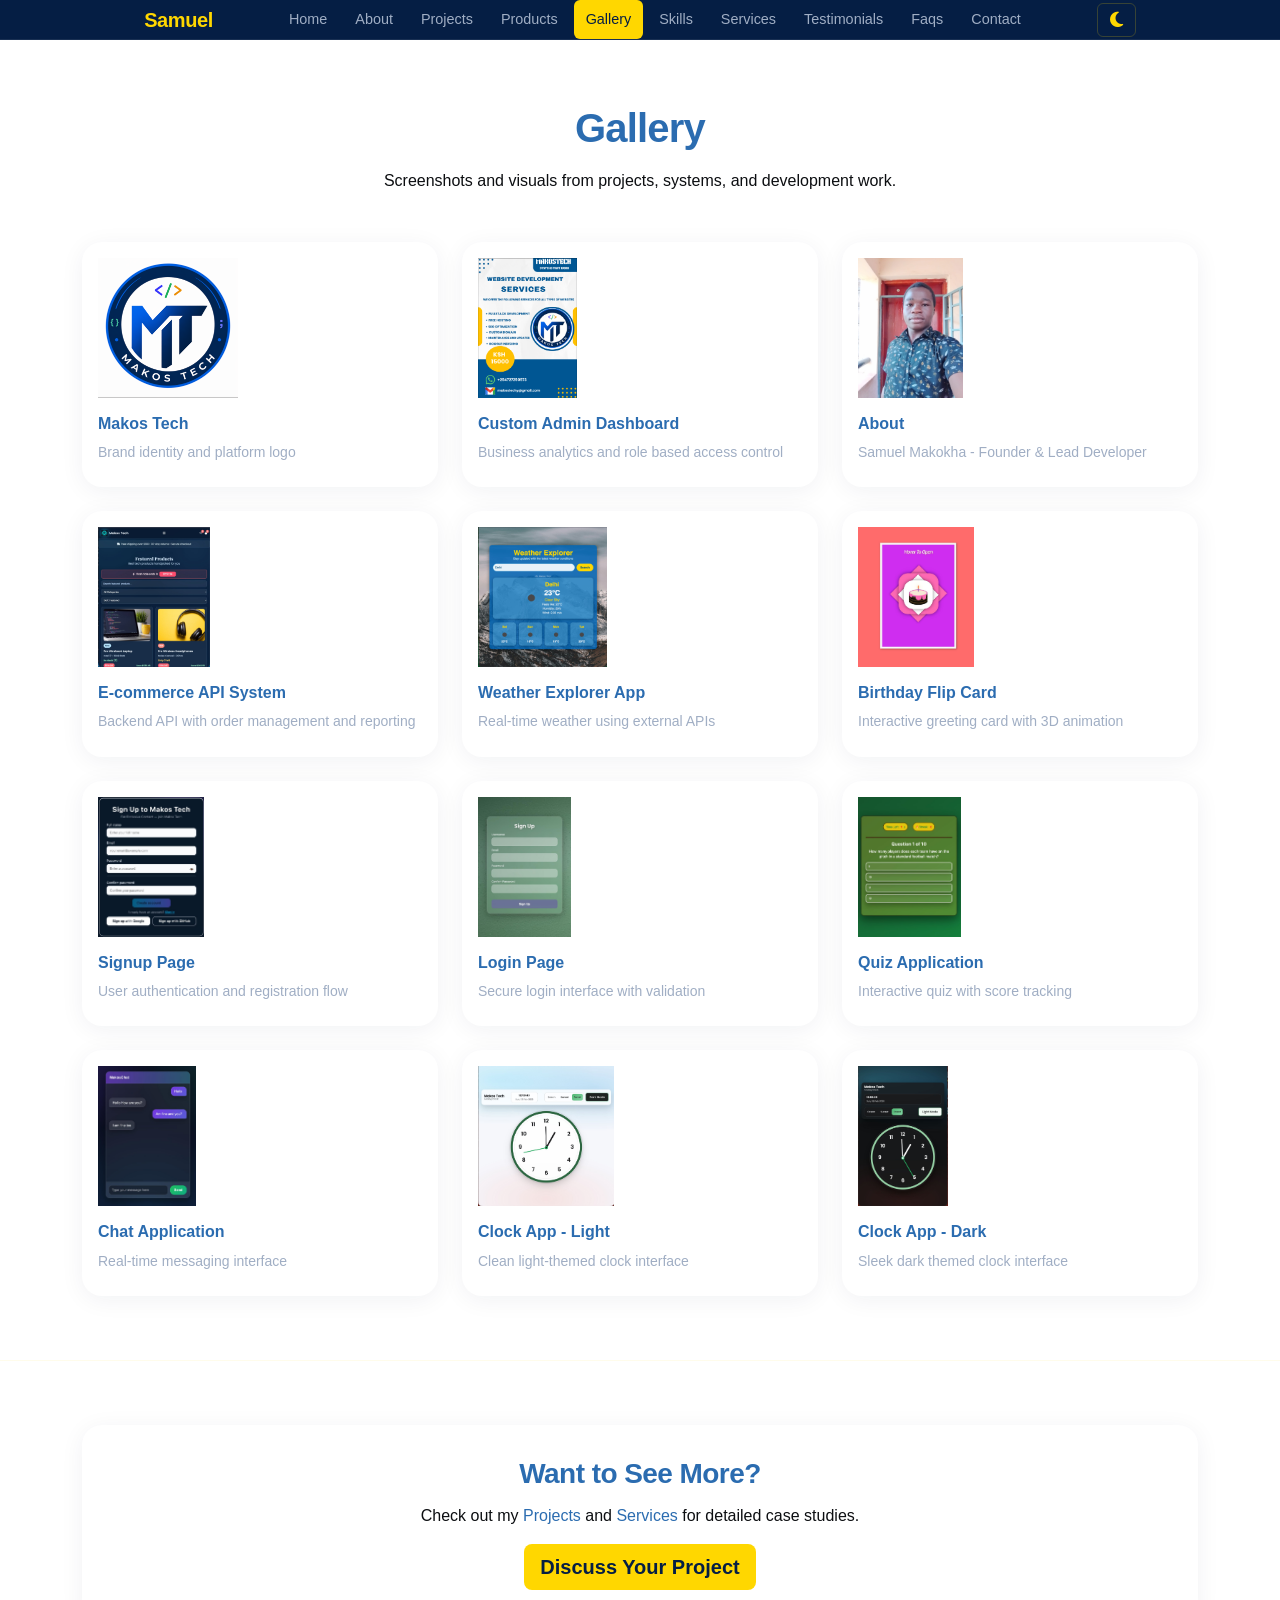
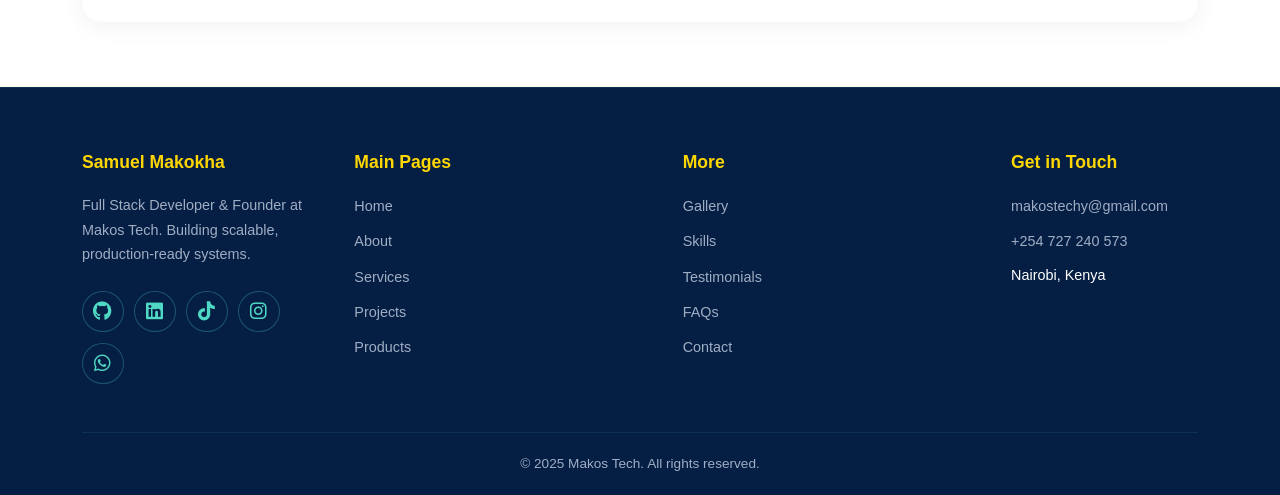
<file: gallery.html>
<!DOCTYPE html>
<html lang="en">
<head>
  <meta charset="utf-8">
  <meta name="viewport" content="width=device-width, initial-scale=1">
  <title>Gallery - Samuel Makokha</title>
  <link href="https://cdn.jsdelivr.net/npm/bootstrap@5.3.8/dist/css/bootstrap.min.css" rel="stylesheet">
  <link rel="stylesheet" href="https://cdnjs.cloudflare.com/ajax/libs/font-awesome/6.4.2/css/all.min.css" />
  <link rel="stylesheet" href="style.css">
  <link rel="icon" type="image/x-icon" href="/images/MT logo.png">
</head>
<body>
  <nav class="nav" aria-label="Main navigation">
    <div class="nav-wrap">
      <a class="nav-brand" href="index.html">Samuel</a>
      <input class="nav-check" id="nav-open" type="checkbox" aria-label="Open navigation">
      <label class="nav-toggle" for="nav-open" aria-label="Toggle navigation">
        <span></span>
        <span></span>
        <span></span>
      </label>
      <div class="nav-menu">
        <ul class="nav-list">
          <li class="nav-item"><a class="nav-link" href="index.html">Home</a></li>
          <li class="nav-item"><a class="nav-link" href="about.html">About</a></li>
          <li class="nav-item"><a class="nav-link" href="projects.html">Projects</a></li>
          <li class="nav-item"><a class="nav-link" href="products.html">Products</a></li>
          <li class="nav-item"><a class="nav-link is-active" href="gallery.html">Gallery</a></li>
          <li class="nav-item"><a class="nav-link" href="skills.html">Skills</a></li>
          <li class="nav-item"><a class="nav-link" href="services.html">Services</a></li>
          <li class="nav-item"><a class="nav-link" href="testimonials.html">Testimonials</a></li>
          <li class="nav-item"><a class="nav-link" href="faqs.html">Faqs</a></li>
          <li class="nav-item"><a class="nav-link" href="contact.html">Contact</a></li>
        </ul>
      </div>
      <button id="theme-toggle" class="theme-toggle" aria-label="Toggle dark mode">
        <i class="fa-solid fa-moon"></i>
      </button>
    </div>
  </nav>
  <main>
    <section class="section-block section-light">
      <div class="container">
        <div class="section-header">
          <h1 class="section-heading heading-xl">Gallery</h1>
          <p class="section-subtitle">Screenshots and visuals from projects, systems, and development work.</p>
        </div>

        <div class="row g-4">
          <div class="col-md-6 col-lg-4">
            <div class="soft-card card-pad-sm card-fill">
              <img src="images/MT logo.png" alt="Makos Tech Logo" class="card-img-sm">
              <h3 class="heading-xs">Makos Tech</h3>
              <p class="text-detail">Brand identity and platform logo</p>
            </div>
          </div>
          <div class="col-md-6 col-lg-4">
            <div class="soft-card card-pad-sm card-fill">
              <img src="images/services.png" alt="Admin Dashboard" class="card-img-sm">
              <h3 class="heading-xs">Custom Admin Dashboard</h3>
              <p class="text-detail">Business analytics and role based access control</p>
            </div>
          </div>
          <div class="col-md-6 col-lg-4">
            <div class="soft-card card-pad-sm card-fill">
              <img src="images/profile.jpeg" alt="Profile" class="card-img-sm">
              <h3 class="heading-xs">About</h3>
              <p class="text-detail">Samuel Makokha - Founder & Lead Developer</p>
            </div>
          </div>
          <div class="col-md-6 col-lg-4">
            <div class="soft-card card-pad-sm card-fill">
              <img src="images/e-commerce copy.jpeg" alt="E-commerce System" class="card-img-sm">
              <h3 class="heading-xs">E-commerce API System</h3>
              <p class="text-detail">Backend API with order management and reporting</p>
            </div>
          </div>
          <div class="col-md-6 col-lg-4">
            <div class="soft-card card-pad-sm card-fill">
              <img src="images/weather copy.jpeg" alt="Weather Explorer" class="card-img-sm">
              <h3 class="heading-xs">Weather Explorer App</h3>
              <p class="text-detail">Real-time weather using external APIs</p>
            </div>
          </div>
          <div class="col-md-6 col-lg-4">
            <div class="soft-card card-pad-sm card-fill">
              <img src="images/hbd copy.jpeg" alt="Birthday Flip Card" class="card-img-sm">
              <h3 class="heading-xs">Birthday Flip Card</h3>
              <p class="text-detail">Interactive greeting card with 3D animation</p>
            </div>
          </div>
          <div class="col-md-6 col-lg-4">
            <div class="soft-card card-pad-sm card-fill">
              <img src="images/signup-1 copy.jpeg" alt="Signup Page" class="card-img-sm">
              <h3 class="heading-xs">Signup Page</h3>
              <p class="text-detail">User authentication and registration flow</p>
            </div>
          </div>
          <div class="col-md-6 col-lg-4">
            <div class="soft-card card-pad-sm card-fill">
              <img src="images/lgin1 copy.jpeg" alt="Login Page" class="card-img-sm">
              <h3 class="heading-xs">Login Page</h3>
              <p class="text-detail">Secure login interface with validation</p>
            </div>
          </div>
          <div class="col-md-6 col-lg-4">
            <div class="soft-card card-pad-sm card-fill">
              <img src="images/quizapp copy.jpeg" alt="Quiz App" class="card-img-sm">
              <h3 class="heading-xs">Quiz Application</h3>
              <p class="text-detail">Interactive quiz with score tracking</p>
            </div>
          </div>
          <div class="col-md-6 col-lg-4">
            <div class="soft-card card-pad-sm card-fill">
              <img src="images/chatapp copy.jpeg" alt="Chat App" class="card-img-sm">
              <h3 class="heading-xs">Chat Application</h3>
              <p class="text-detail">Real-time messaging interface</p>
            </div>
          </div>
          <div class="col-md-6 col-lg-4">
            <div class="soft-card card-pad-sm card-fill">
              <img src="images/clocklight copy.jpeg" alt="Clock App Light" class="card-img-sm">
              <h3 class="heading-xs">Clock App - Light</h3>
              <p class="text-detail">Clean light-themed clock interface</p>
            </div>
          </div>
          <div class="col-md-6 col-lg-4">
            <div class="soft-card card-pad-sm card-fill">
              <img src="images/clockdark copy.jpeg" alt="Clock App Dark" class="card-img-sm">
              <h3 class="heading-xs">Clock App - Dark</h3>
              <p class="text-detail">Sleek dark themed clock interface</p>
            </div>
          </div>
        </div>
      </div>
    </section>

    <section class="section-block bg-blue-soft">
      <div class="container text-center">
        <div class="soft-card card-pad-lg">
          <h2 class="section-heading heading-lg">Want to See More?</h2>
          <p class="section-subtitle">Check out my <a href="projects.html">Projects</a> and <a href="services.html">Services</a> for detailed case studies.</p>
          <a class="btn btn-primary btn-lg" href="contact.html">Discuss Your Project</a>
        </div>
      </div>
    </section>
</main>

  <footer class="site-footer">
    <div class="container">
      <div class="footer-grid">
        <div class="footer-col">
          <h4 class="footer-heading">Samuel Makokha</h4>
          <p class="footer-text">Full Stack Developer & Founder at Makos Tech. Building scalable, production-ready systems.</p>
          <div class="social-links">
            <a class="social-link" href="https://github.com/makos-757" target="_blank" rel="noopener noreferrer" aria-label="GitHub"><i class="fa-brands fa-github"></i></a>
            <a class="social-link" href="https://www.linkedin.com/company/makos-tech/?viewAsMember=true" target="_blank" rel="noopener noreferrer" aria-label="LinkedIn"><i class="fa-brands fa-linkedin"></i></a>
            <a class="social-link" href="https://www.tiktok.com/@makostech" target="_blank" rel="noopener noreferrer" aria-label="TikTok"><i class="fa-brands fa-tiktok"></i></a>
            <a class="social-link" href="https://www.instagram.com/makostech/" target="_blank" rel="noopener noreferrer" aria-label="Instagram"><i class="fa-brands fa-instagram"></i></a>
            <a class="social-link" href="https://chat.whatsapp.com/KTQZyUIT5fdFhm53N8FenB?s=cl&p=i&ilr=4" target="_blank" rel="noopener noreferrer" aria-label="WhatsApp"><i class="fa-brands fa-whatsapp"></i></a>
          </div>
        </div>

        <div class="footer-col">
          <h4 class="footer-heading">Main Pages</h4>
          <ul class="footer-links">
            <li><a href="index.html">Home</a></li>
            <li><a href="about.html">About</a></li>
            <li><a href="services.html">Services</a></li>
            <li><a href="projects.html">Projects</a></li>
            <li><a href="products.html">Products</a></li>
          </ul>
        </div>

        <div class="footer-col">
          <h4 class="footer-heading">More</h4>
          <ul class="footer-links">
            <li><a href="gallery.html">Gallery</a></li>
            <li><a href="skills.html">Skills</a></li>
            <li><a href="testimonials.html">Testimonials</a></li>
            <li><a href="faqs.html">FAQs</a></li>
            <li><a href="contact.html">Contact</a></li>
          </ul>
        </div>

        <div class="footer-col">
          <h4 class="footer-heading">Get in Touch</h4>
          <ul class="footer-links">
            <li><a href="mailto:makostechy@gmail.com">makostechy@gmail.com</a></li>
            <li><a href="tel:+254727240573">+254 727 240 573</a></li>
            <li class="footer-item">Nairobi, Kenya</li>
          </ul>
        </div>
      </div>

      <div class="footer-bottom">
        <p>&copy; 2025 Makos Tech. All rights reserved.</p>
      </div>
    </div>
  </footer>
  <button id="scrollTopBtn" aria-label="Scroll to top" title="Back to top">&#8593;</button>
  <script src="https://cdn.jsdelivr.net/npm/bootstrap@5.3.8/dist/js/bootstrap.bundle.min.js"></script>
  <script src="main.js"></script>
</body>
</html>
</file>
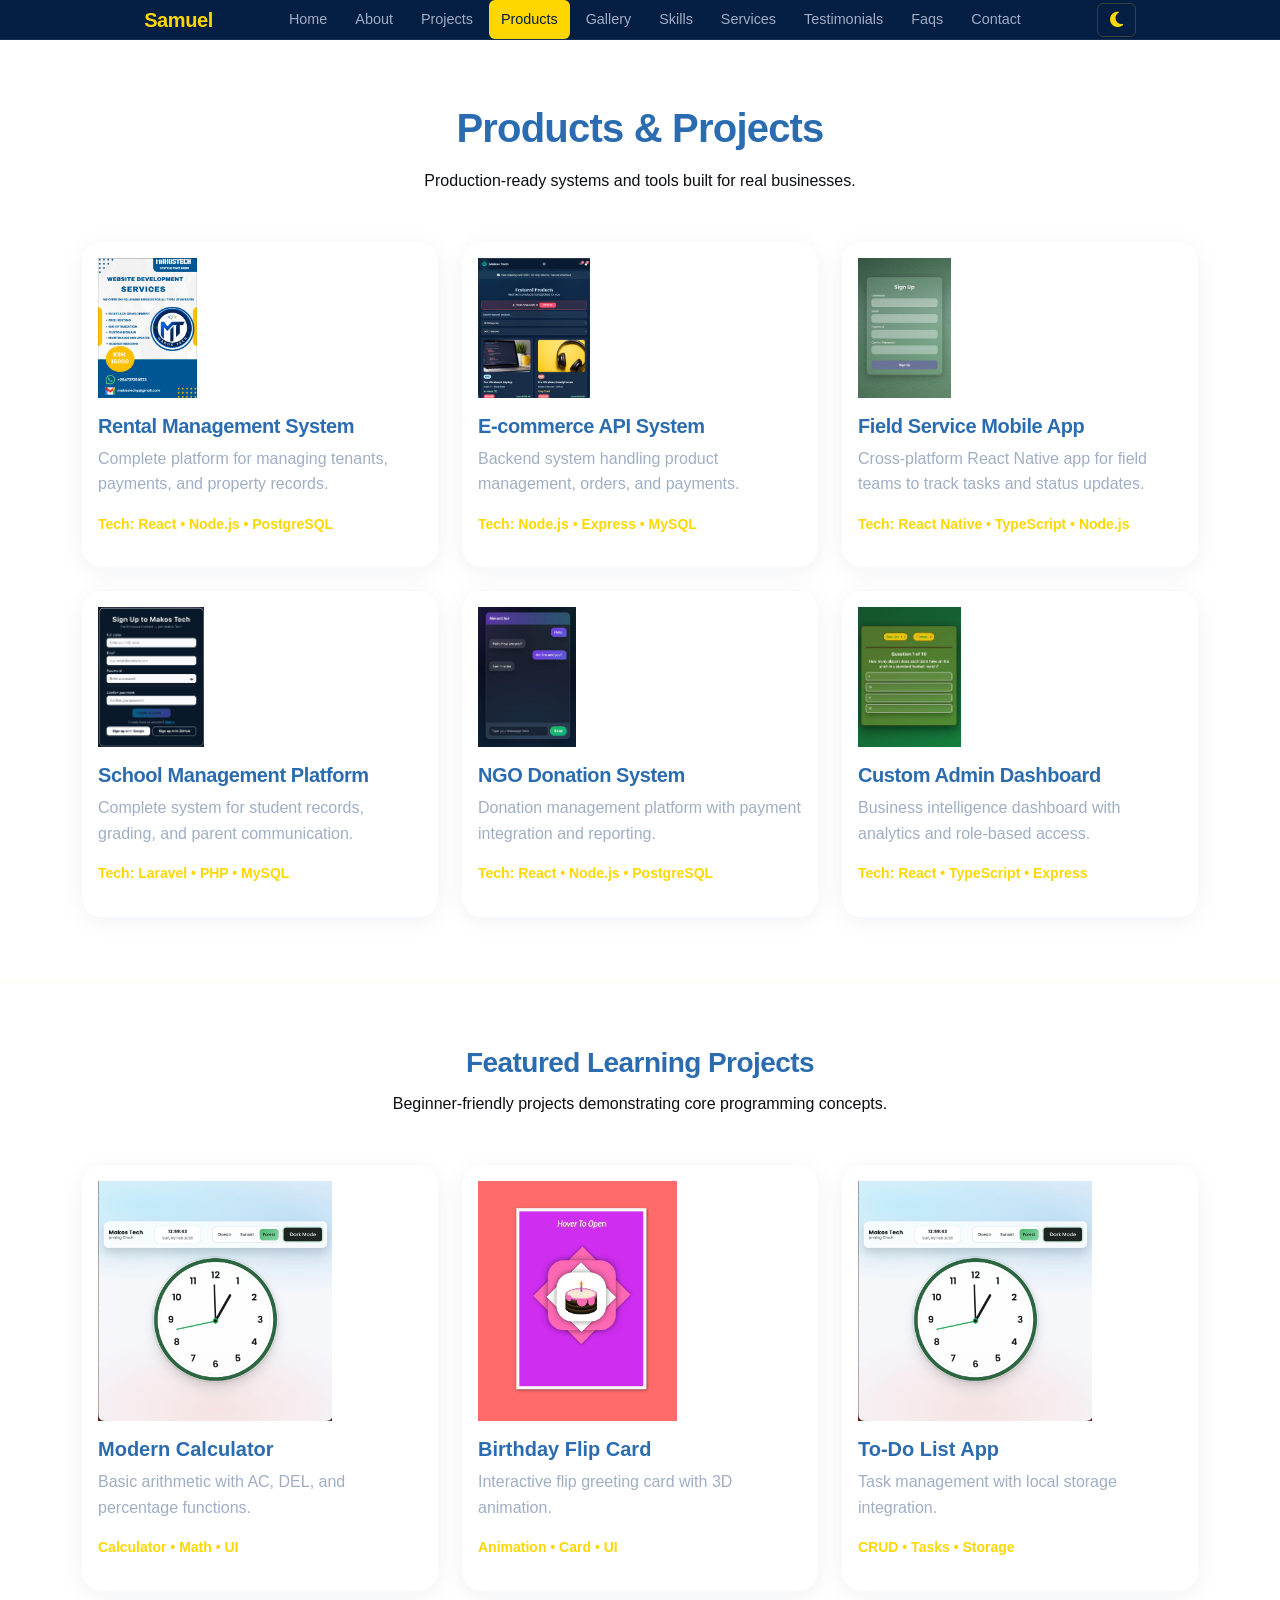
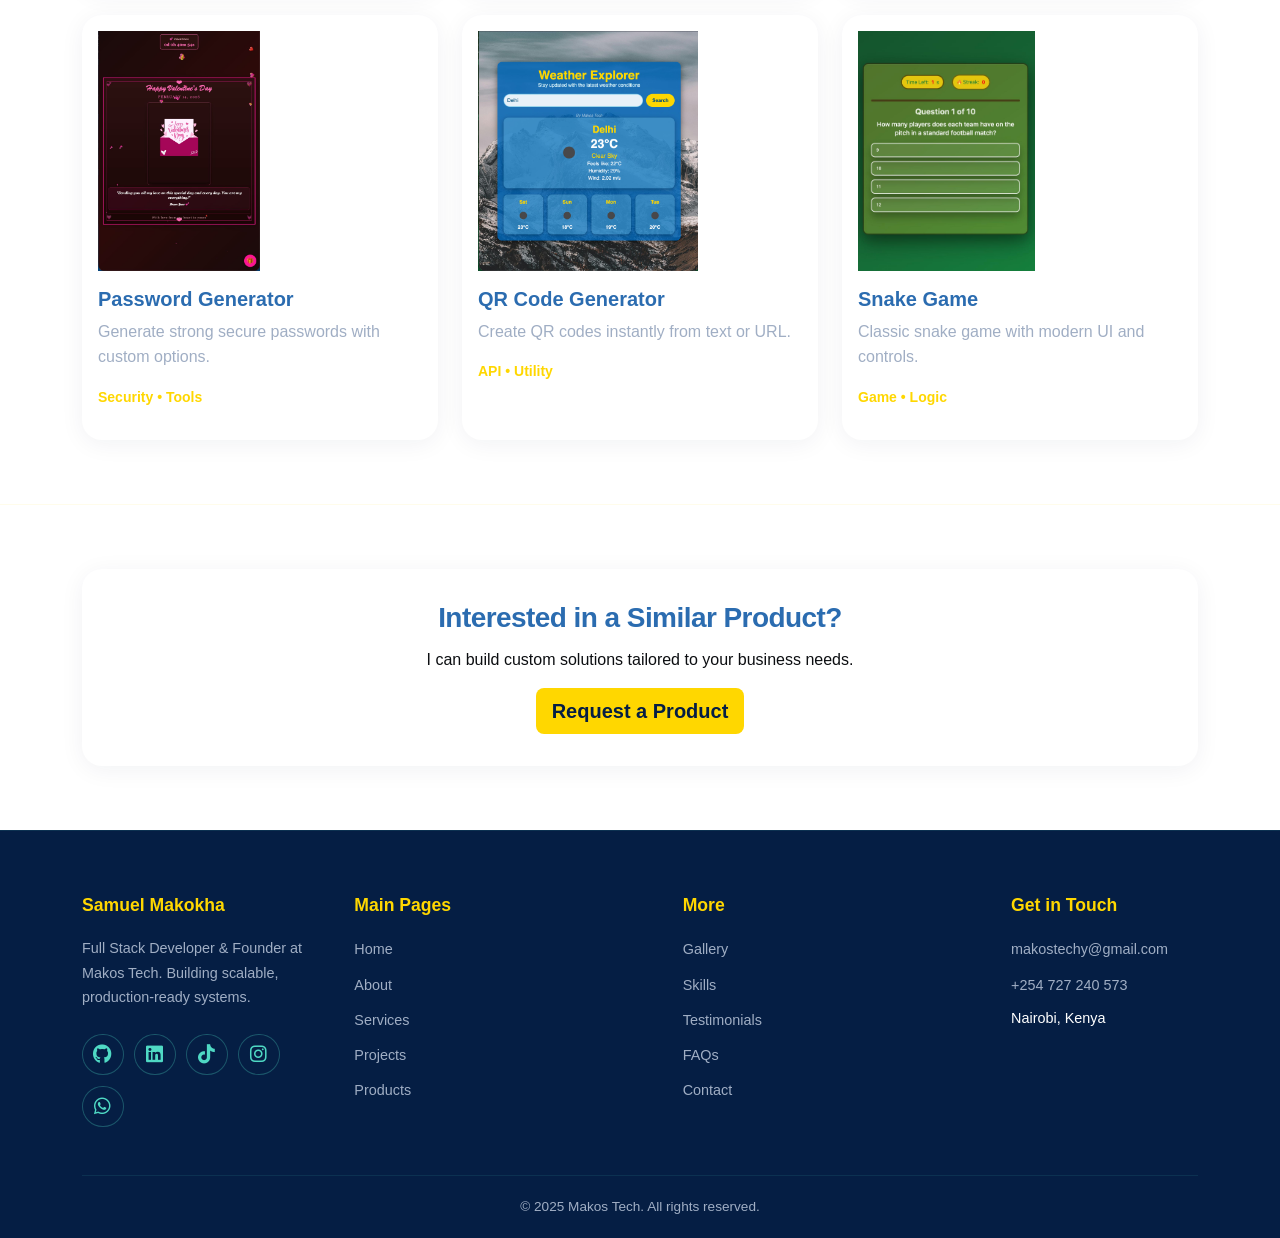
<file: products.html>
<!DOCTYPE html>
<html lang="en">
<head>
  <meta charset="utf-8">
  <meta name="viewport" content="width=device-width, initial-scale=1">
  <title>Products - Samuel Makokha</title>
  <link href="https://cdn.jsdelivr.net/npm/bootstrap@5.3.8/dist/css/bootstrap.min.css" rel="stylesheet">
  <link rel="stylesheet" href="https://cdnjs.cloudflare.com/ajax/libs/font-awesome/6.4.2/css/all.min.css" />
  <link rel="stylesheet" href="style.css">
  <link rel="icon" type="image/x-icon" href="/images/MT logo.png">
</head>
<body>
  <nav class="nav" aria-label="Main navigation">
    <div class="nav-wrap">
      <a class="nav-brand" href="index.html">Samuel</a>
      <input class="nav-check" id="nav-open" type="checkbox" aria-label="Open navigation">
      <label class="nav-toggle" for="nav-open" aria-label="Toggle navigation">
        <span></span>
        <span></span>
        <span></span>
      </label>
      <div class="nav-menu">
        <ul class="nav-list">
          <li class="nav-item"><a class="nav-link" href="index.html">Home</a></li>
          <li class="nav-item"><a class="nav-link" href="about.html">About</a></li>
          <li class="nav-item"><a class="nav-link" href="projects.html">Projects</a></li>
          <li class="nav-item"><a class="nav-link is-active" href="products.html">Products</a></li>
          <li class="nav-item"><a class="nav-link" href="gallery.html">Gallery</a></li>
          <li class="nav-item"><a class="nav-link" href="skills.html">Skills</a></li>
          <li class="nav-item"><a class="nav-link" href="services.html">Services</a></li>
          <li class="nav-item"><a class="nav-link" href="testimonials.html">Testimonials</a></li>
          <li class="nav-item"><a class="nav-link" href="faqs.html">Faqs</a></li>
          <li class="nav-item"><a class="nav-link" href="contact.html">Contact</a></li>
        </ul>
      </div>
      <button id="theme-toggle" class="theme-toggle" aria-label="Toggle dark mode">
        <i class="fa-solid fa-moon"></i>
      </button>
    </div>
  </nav>

  <main>
    <section class="section-block section-light">
      <div class="container">
        <div class="section-header">
          <h1 class="section-heading heading-xl">Products & Projects</h1>
          <p class="section-subtitle">Production-ready systems and tools built for real businesses.</p>
        </div>

        <div class="row g-4">
          <div class="col-md-6 col-lg-4">
            <article class="soft-card card-pad-sm card-fill">
              <img src="images/services.png" alt="Rental Management System" class="card-img-sm">
              <h3 class="section-heading heading-sm">Rental Management System</h3>
              <p class="text-muted-body">Complete platform for managing tenants, payments, and property records.</p>
              <p class="text-accent-sm">Tech: React • Node.js • PostgreSQL</p>
            </article>
          </div>
          <div class="col-md-6 col-lg-4">
            <article class="soft-card card-pad-sm card-fill">
              <img src="images/e-commerce copy.jpeg" alt="E-commerce API System" class="card-img-sm">
              <h3 class="section-heading heading-sm">E-commerce API System</h3>
              <p class="text-muted-body">Backend system handling product management, orders, and payments.</p>
              <p class="text-accent-sm">Tech: Node.js • Express • MySQL</p>
            </article>
          </div>
          <div class="col-md-6 col-lg-4">
            <article class="soft-card card-pad-sm card-fill">
              <img src="images/lgin1 copy.jpeg" alt="Field Service Mobile App" class="card-img-sm">
              <h3 class="section-heading heading-sm">Field Service Mobile App</h3>
              <p class="text-muted-body">Cross-platform React Native app for field teams to track tasks and status updates.</p>
              <p class="text-accent-sm">Tech: React Native • TypeScript • Node.js</p>
            </article>
          </div>
          <div class="col-md-6 col-lg-4">
            <article class="soft-card card-pad-sm card-fill">
              <img src="images/signup-1 copy.jpeg" alt="School Management Platform" class="card-img-sm">
              <h3 class="section-heading heading-sm">School Management Platform</h3>
              <p class="text-muted-body">Complete system for student records, grading, and parent communication.</p>
              <p class="text-accent-sm">Tech: Laravel • PHP • MySQL</p>
            </article>
          </div>
          <div class="col-md-6 col-lg-4">
            <article class="soft-card card-pad-sm card-fill">
              <img src="images/chatapp copy.jpeg" alt="NGO Donation System" class="card-img-sm">
              <h3 class="section-heading heading-sm">NGO Donation System</h3>
              <p class="text-muted-body">Donation management platform with payment integration and reporting.</p>
              <p class="text-accent-sm">Tech: React • Node.js • PostgreSQL</p>
            </article>
          </div>
          <div class="col-md-6 col-lg-4">
            <article class="soft-card card-pad-sm card-fill">
              <img src="images/quizapp copy.jpeg" alt="Custom Admin Dashboard" class="card-img-sm">
              <h3 class="section-heading heading-sm">Custom Admin Dashboard</h3>
              <p class="text-muted-body">Business intelligence dashboard with analytics and role-based access.</p>
              <p class="text-accent-sm">Tech: React • TypeScript • Express</p>
            </article>
          </div>
        </div>
      </div>
    </section>

    <section class="section-block bg-blue-soft">
      <div class="container">
        <div class="section-header">
          <h2 class="section-heading heading-lg">Featured Learning Projects</h2>
          <p class="section-subtitle">Beginner-friendly projects demonstrating core programming concepts.</p>
        </div>
        <div class="row g-4">
          <div class="col-md-6 col-lg-4">
            <article class="soft-card card-pad-sm card-fill">
              <img src="images/clocklight copy.jpeg" alt="Modern Calculator" class="card-img-sm">
              <h3 class="heading-sm">Modern Calculator</h3>
              <p class="text-muted-body">Basic arithmetic with AC, DEL, and percentage functions.</p>
              <p class="text-accent-sm mt-sm">Calculator • Math • UI</p>
            </article>
          </div>
          <div class="col-md-6 col-lg-4">
            <article class="soft-card card-pad-sm card-fill">
              <img src="images/hbd copy.jpeg" alt="Birthday Flip Card" class="card-img-sm">
              <h3 class="heading-sm">Birthday Flip Card</h3>
              <p class="text-muted-body">Interactive flip greeting card with 3D animation.</p>
              <p class="text-accent-sm mt-sm">Animation • Card • UI</p>
            </article>
          </div>
          <div class="col-md-6 col-lg-4">
            <article class="soft-card card-pad-sm card-fill">
              <img src="images/clocklight copy.jpeg" alt="To-Do List App" class="card-img-sm">
              <h3 class="heading-sm">To-Do List App</h3>
              <p class="text-muted-body">Task management with local storage integration.</p>
              <p class="text-accent-sm mt-sm">CRUD • Tasks • Storage</p>
            </article>
          </div>
          <div class="col-md-6 col-lg-4">
            <article class="soft-card card-pad-sm card-fill">
              <img src="images/valentines copy.jpeg" alt="Password Generator" class="card-img-sm">
              <h3 class="heading-sm">Password Generator</h3>
              <p class="text-muted-body">Generate strong secure passwords with custom options.</p>
              <p class="text-accent-sm mt-sm">Security • Tools</p>
            </article>
          </div>
          <div class="col-md-6 col-lg-4">
            <article class="soft-card card-pad-sm card-fill">
              <img src="images/weather copy.jpeg" alt="QR Code Generator" class="card-img-sm">
              <h3 class="heading-sm">QR Code Generator</h3>
              <p class="text-muted-body">Create QR codes instantly from text or URL.</p>
              <p class="text-accent-sm mt-sm">API • Utility</p>
            </article>
          </div>
          <div class="col-md-6 col-lg-4">
            <article class="soft-card card-pad-sm card-fill">
              <img src="images/quizapp copy.jpeg" alt="Snake Game" class="card-img-sm">
              <h3 class="heading-sm">Snake Game</h3>
              <p class="text-muted-body">Classic snake game with modern UI and controls.</p>
              <p class="text-accent-sm mt-sm">Game • Logic</p>
            </article>
          </div>
        </div>
      </div>
    </section>

    <section class="section-block section-light">
      <div class="container text-center">
        <div class="soft-card card-pad-lg">
          <h2 class="section-heading heading-lg">Interested in a Similar Product?</h2>
          <p class="section-subtitle">I can build custom solutions tailored to your business needs.</p>
          <a class="btn btn-primary btn-lg" href="contact.html">Request a Product</a>
        </div>
      </div>
    </section>
</main>

  <footer class="site-footer">
    <div class="container">
      <div class="footer-grid">
        <div class="footer-col">
          <h4 class="footer-heading">Samuel Makokha</h4>
          <p class="footer-text">Full Stack Developer & Founder at Makos Tech. Building scalable, production-ready systems.</p>
          <div class="social-links">
            <a class="social-link" href="https://github.com/makos-757" target="_blank" rel="noopener noreferrer" aria-label="GitHub"><i class="fa-brands fa-github"></i></a>
            <a class="social-link" href="https://www.linkedin.com/company/makos-tech/?viewAsMember=true" target="_blank" rel="noopener noreferrer" aria-label="LinkedIn"><i class="fa-brands fa-linkedin"></i></a>
            <a class="social-link" href="https://www.tiktok.com/@makostech" target="_blank" rel="noopener noreferrer" aria-label="TikTok"><i class="fa-brands fa-tiktok"></i></a>
            <a class="social-link" href="https://www.instagram.com/makostech/" target="_blank" rel="noopener noreferrer" aria-label="Instagram"><i class="fa-brands fa-instagram"></i></a>
            <a class="social-link" href="https://chat.whatsapp.com/KTQZyUIT5fdFhm53N8FenB?s=cl&p=i&ilr=4" target="_blank" rel="noopener noreferrer" aria-label="WhatsApp"><i class="fa-brands fa-whatsapp"></i></a>
          </div>
        </div>

        <div class="footer-col">
          <h4 class="footer-heading">Main Pages</h4>
          <ul class="footer-links">
            <li><a href="index.html">Home</a></li>
            <li><a href="about.html">About</a></li>
            <li><a href="services.html">Services</a></li>
            <li><a href="projects.html">Projects</a></li>
            <li><a href="products.html">Products</a></li>
          </ul>
        </div>

        <div class="footer-col">
          <h4 class="footer-heading">More</h4>
          <ul class="footer-links">
            <li><a href="gallery.html">Gallery</a></li>
            <li><a href="skills.html">Skills</a></li>
            <li><a href="testimonials.html">Testimonials</a></li>
            <li><a href="faqs.html">FAQs</a></li>
            <li><a href="contact.html">Contact</a></li>
          </ul>
        </div>

        <div class="footer-col">
          <h4 class="footer-heading">Get in Touch</h4>
          <ul class="footer-links">
            <li><a href="mailto:makostechy@gmail.com">makostechy@gmail.com</a></li>
            <li><a href="tel:+254727240573">+254 727 240 573</a></li>
            <li class="footer-item">Nairobi, Kenya</li>
          </ul>
        </div>
      </div>

      <div class="footer-bottom">
        <p>&copy; 2025 Makos Tech. All rights reserved.</p>
      </div>
    </div>
  </footer>
  <button id="scrollTopBtn" aria-label="Scroll to top" title="Back to top">&#8593;</button>
  <script src="https://cdn.jsdelivr.net/npm/bootstrap@5.3.8/dist/js/bootstrap.bundle.min.js"></script>
  <script src="main.js"></script>
</body>
</html>
</file>
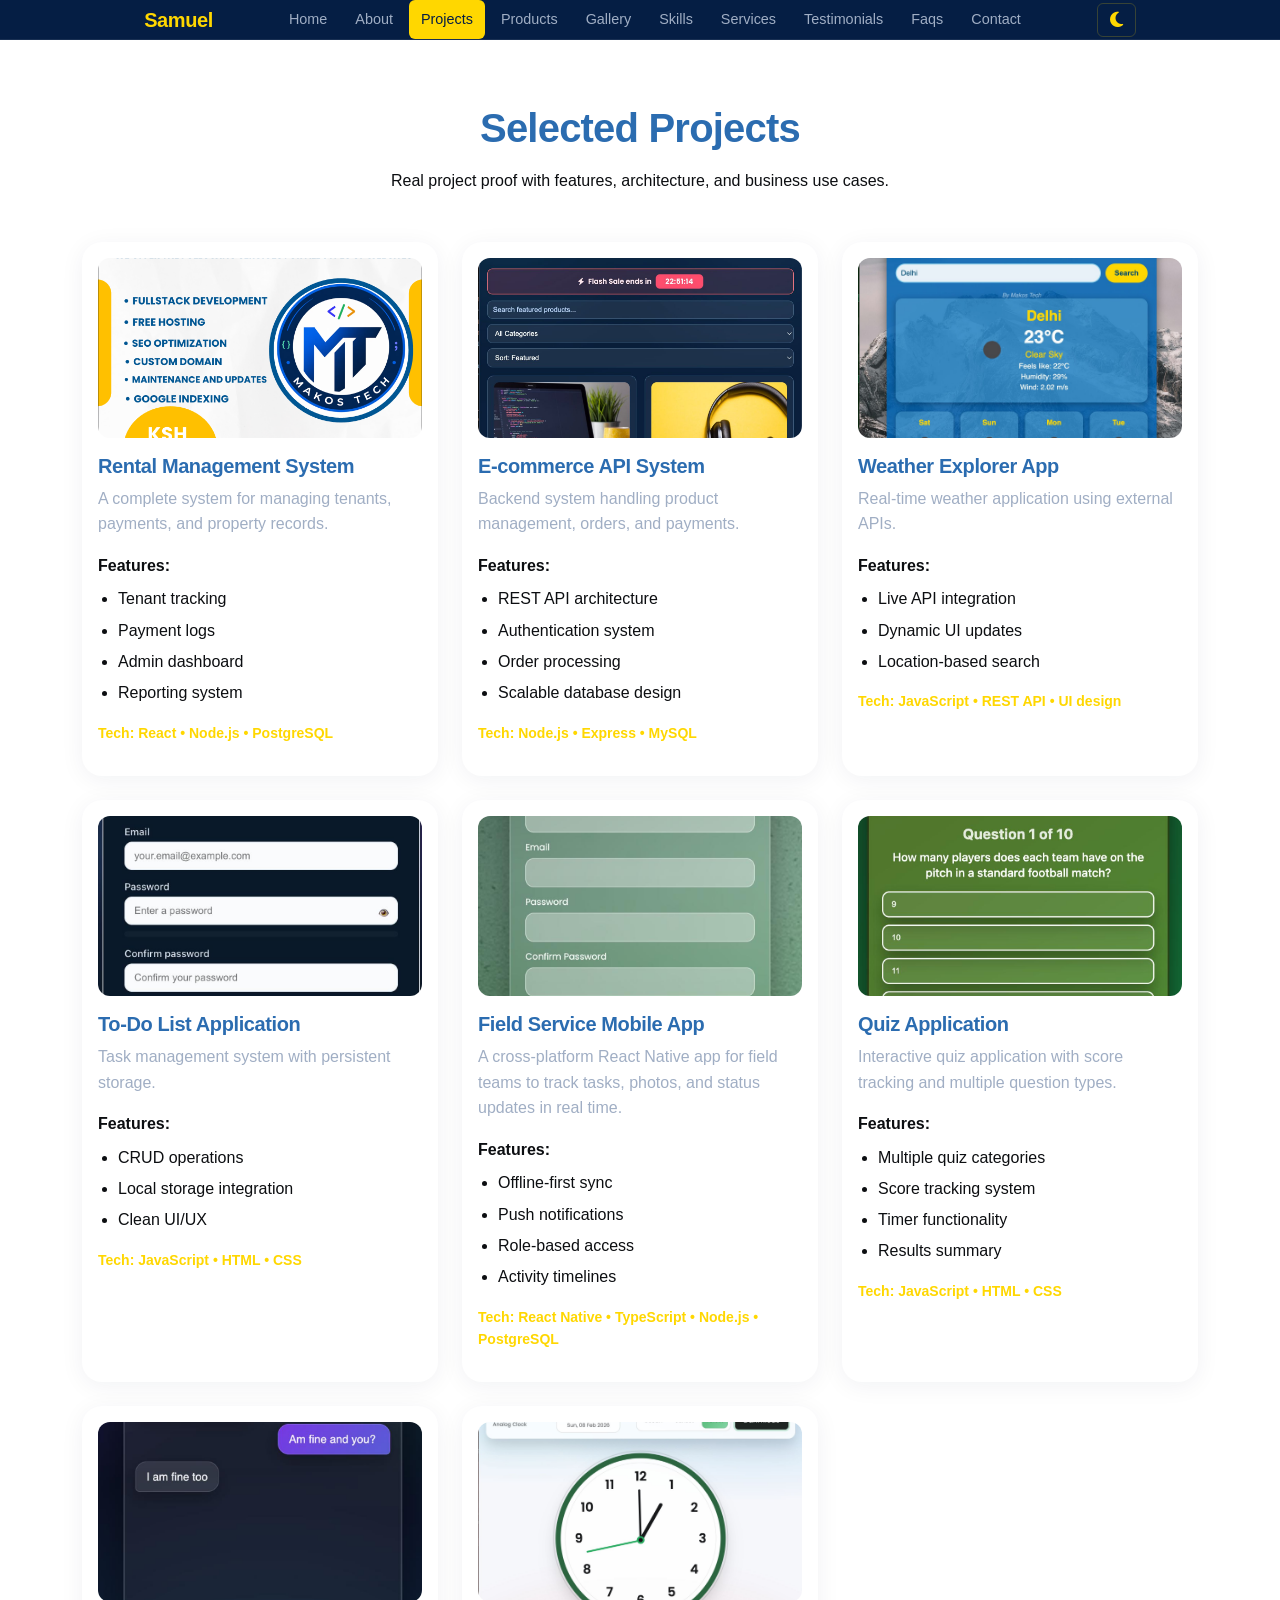
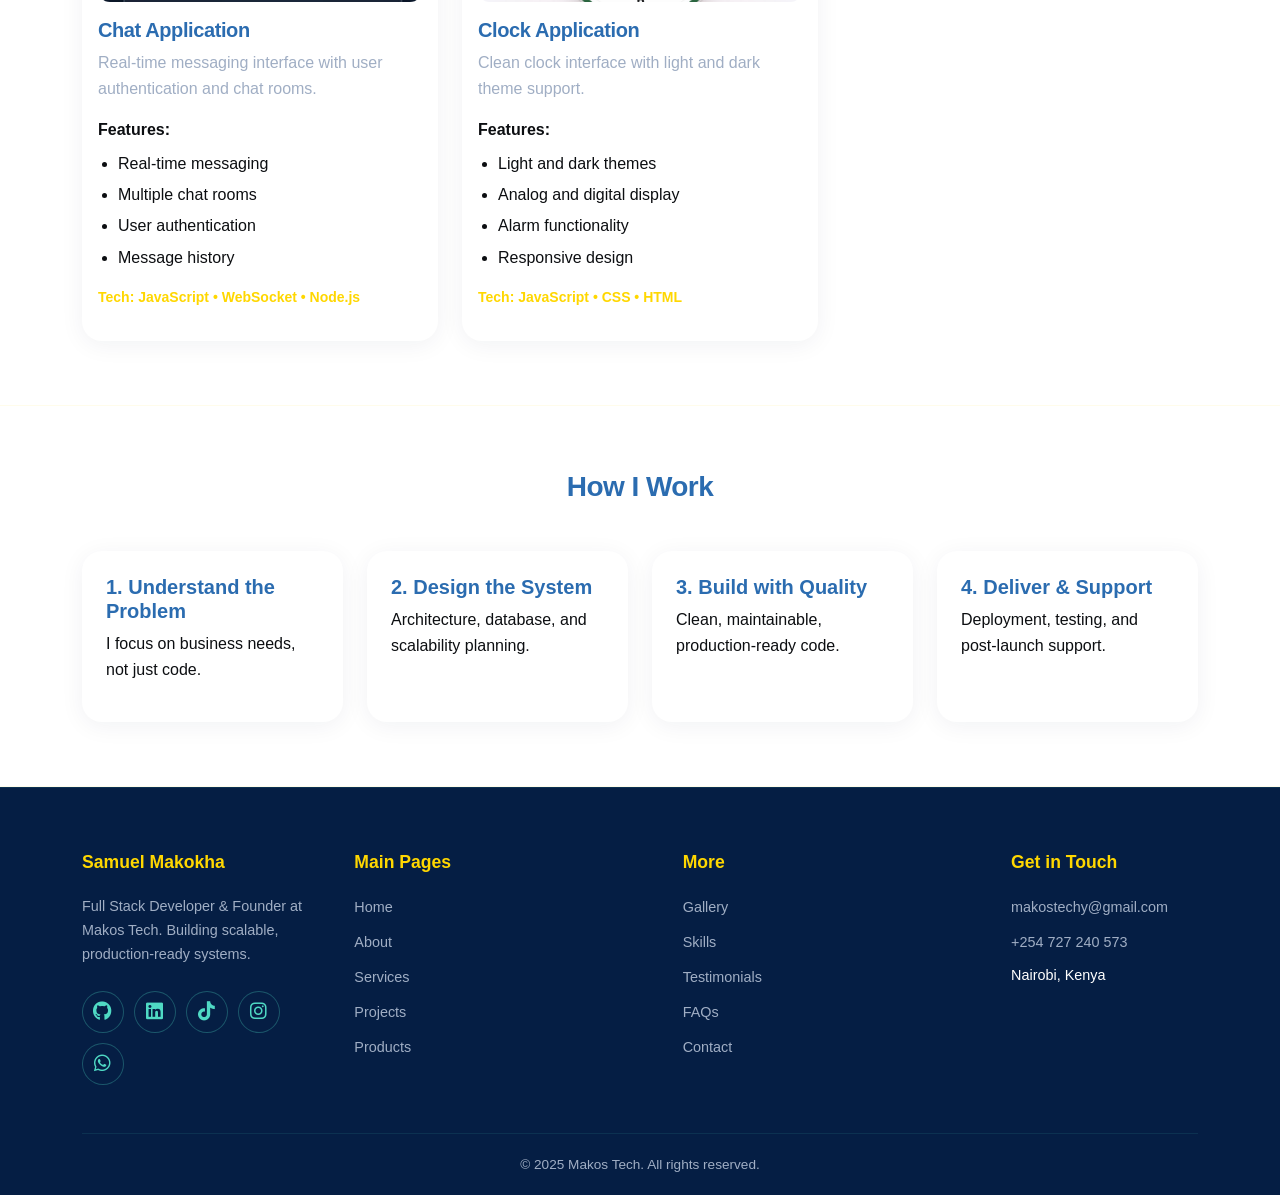
<file: projects.html>
<!DOCTYPE html>
<html lang="en">
<head>
  <meta charset="utf-8">
  <meta name="viewport" content="width=device-width, initial-scale=1">
  <title>Projects - Samuel Makokha</title>
  <link href="https://cdn.jsdelivr.net/npm/bootstrap@5.3.8/dist/css/bootstrap.min.css" rel="stylesheet">
  <link rel="stylesheet" href="https://cdnjs.cloudflare.com/ajax/libs/font-awesome/6.4.2/css/all.min.css" />
  <link rel="stylesheet" href="style.css">
  <link rel="icon" type="image/x-icon" href="/images/MT logo.png">
</head>
<body>
  <nav class="nav" aria-label="Main navigation">
    <div class="nav-wrap">
      <a class="nav-brand" href="index.html">Samuel</a>
      <input class="nav-check" id="nav-open" type="checkbox" aria-label="Open navigation">
      <label class="nav-toggle" for="nav-open" aria-label="Toggle navigation">
        <span></span>
        <span></span>
        <span></span>
      </label>
      <div class="nav-menu">
        <ul class="nav-list">
          <li class="nav-item"><a class="nav-link" href="index.html">Home</a></li>
          <li class="nav-item"><a class="nav-link" href="about.html">About</a></li>
          <li class="nav-item"><a class="nav-link is-active" href="projects.html">Projects</a></li>
          <li class="nav-item"><a class="nav-link" href="products.html">Products</a></li>
          <li class="nav-item"><a class="nav-link" href="gallery.html">Gallery</a></li>
          <li class="nav-item"><a class="nav-link" href="skills.html">Skills</a></li>
          <li class="nav-item"><a class="nav-link" href="services.html">Services</a></li>
          <li class="nav-item"><a class="nav-link" href="testimonials.html">Testimonials</a></li>
          <li class="nav-item"><a class="nav-link" href="faqs.html">Faqs</a></li>
          <li class="nav-item"><a class="nav-link" href="contact.html">Contact</a></li>
        </ul>
      </div>
      <button id="theme-toggle" class="theme-toggle" aria-label="Toggle dark mode">
        <i class="fa-solid fa-moon"></i>
      </button>
    </div>
  </nav>

  <main>
    <section class="section-block section-light">
      <div class="container">
        <div class="section-header">
          <h1 class="section-heading heading-xl">Selected Projects</h1>
          <p class="section-subtitle">Real project proof with features, architecture, and business use cases.</p>
        </div>

        <div class="row g-4">
          <div class="col-lg-4">
            <article class="project-card card-pad-sm card-fill">
              <img src="images/services.png" alt="Rental Management System" class="card-img">
              <h3 class="section-heading heading-sm">Rental Management System</h3>
              <p class="text-muted-body">A complete system for managing tenants, payments, and property records.</p>
              <p class="feature-title">Features:</p>
              <ul class="feature-list">
                <li>Tenant tracking</li>
                <li>Payment logs</li>
                <li>Admin dashboard</li>
                <li>Reporting system</li>
              </ul>
              <p class="text-accent-sm">Tech: React • Node.js • PostgreSQL</p>
            </article>
          </div>
          <div class="col-lg-4">
            <article class="project-card card-pad-sm card-fill">
              <img src="images/e-commerce copy.jpeg" alt="E-commerce API System" class="card-img">
              <h3 class="section-heading heading-sm">E-commerce API System</h3>
              <p class="text-muted-body">Backend system handling product management, orders, and payments.</p>
              <p class="feature-title">Features:</p>
              <ul class="feature-list">
                <li>REST API architecture</li>
                <li>Authentication system</li>
                <li>Order processing</li>
                <li>Scalable database design</li>
              </ul>
              <p class="text-accent-sm">Tech: Node.js • Express • MySQL</p>
            </article>
          </div>
          <div class="col-lg-4">
            <article class="project-card card-pad-sm card-fill">
              <img src="images/weather copy.jpeg" alt="Weather Explorer App" class="card-img">
              <h3 class="section-heading heading-sm">Weather Explorer App</h3>
              <p class="text-muted-body">Real-time weather application using external APIs.</p>
              <p class="feature-title">Features:</p>
              <ul class="feature-list">
                <li>Live API integration</li>
                <li>Dynamic UI updates</li>
                <li>Location-based search</li>
              </ul>
              <p class="text-accent-sm">Tech: JavaScript • REST API • UI design</p>
            </article>
          </div>
          <div class="col-lg-4">
            <article class="project-card card-pad-sm card-fill">
              <img src="images/signup-1 copy.jpeg" alt="To-Do List App" class="card-img">
              <h3 class="section-heading heading-sm">To-Do List Application</h3>
              <p class="text-muted-body">Task management system with persistent storage.</p>
              <p class="feature-title">Features:</p>
              <ul class="feature-list">
                <li>CRUD operations</li>
                <li>Local storage integration</li>
                <li>Clean UI/UX</li>
              </ul>
              <p class="text-accent-sm">Tech: JavaScript • HTML • CSS</p>
            </article>
          </div>
          <div class="col-lg-4">
            <article class="project-card card-pad-sm card-fill">
              <img src="images/lgin1 copy.jpeg" alt="Field Service Mobile App" class="card-img">
              <h3 class="section-heading heading-sm">Field Service Mobile App</h3>
              <p class="text-muted-body">A cross-platform React Native app for field teams to track tasks, photos, and status updates in real time.</p>
              <p class="feature-title">Features:</p>
              <ul class="feature-list">
                <li>Offline-first sync</li>
                <li>Push notifications</li>
                <li>Role-based access</li>
                <li>Activity timelines</li>
              </ul>
              <p class="text-accent-sm">Tech: React Native • TypeScript • Node.js • PostgreSQL</p>
            </article>
          </div>
          <div class="col-lg-4">
            <article class="project-card card-pad-sm card-fill">
              <img src="images/quizapp copy.jpeg" alt="Quiz App" class="card-img">
              <h3 class="section-heading heading-sm">Quiz Application</h3>
              <p class="text-muted-body">Interactive quiz application with score tracking and multiple question types.</p>
              <p class="feature-title">Features:</p>
              <ul class="feature-list">
                <li>Multiple quiz categories</li>
                <li>Score tracking system</li>
                <li>Timer functionality</li>
                <li>Results summary</li>
              </ul>
              <p class="text-accent-sm">Tech: JavaScript • HTML • CSS</p>
            </article>
          </div>
          <div class="col-lg-4">
            <article class="project-card card-pad-sm card-fill">
              <img src="images/chatapp copy.jpeg" alt="Chat Application" class="card-img">
              <h3 class="section-heading heading-sm">Chat Application</h3>
              <p class="text-muted-body">Real-time messaging interface with user authentication and chat rooms.</p>
              <p class="feature-title">Features:</p>
              <ul class="feature-list">
                <li>Real-time messaging</li>
                <li>Multiple chat rooms</li>
                <li>User authentication</li>
                <li>Message history</li>
              </ul>
              <p class="text-accent-sm">Tech: JavaScript • WebSocket • Node.js</p>
            </article>
          </div>
          <div class="col-lg-4">
            <article class="project-card card-pad-sm card-fill">
              <img src="images/clocklight copy.jpeg" alt="Clock App" class="card-img">
              <h3 class="section-heading heading-sm">Clock Application</h3>
              <p class="text-muted-body">Clean clock interface with light and dark theme support.</p>
              <p class="feature-title">Features:</p>
              <ul class="feature-list">
                <li>Light and dark themes</li>
                <li>Analog and digital display</li>
                <li>Alarm functionality</li>
                <li>Responsive design</li>
              </ul>
              <p class="text-accent-sm">Tech: JavaScript • CSS • HTML</p>
            </article>
          </div>
        </div>
      </div>
    </section>

    <section class="section-block bg-blue-soft">
      <div class="container">
        <div class="section-header">
          <h2 class="section-heading heading-lg">How I Work</h2>
        </div>
        <div class="row g-4">
          <div class="col-md-6 col-lg-3"><article class="soft-card card-pad card-fill"><h3 class="heading-sm">1. Understand the Problem</h3><p >I focus on business needs, not just code.</p></article></div>
          <div class="col-md-6 col-lg-3"><article class="soft-card card-pad card-fill"><h3 class="heading-sm">2. Design the System</h3><p >Architecture, database, and scalability planning.</p></article></div>
          <div class="col-md-6 col-lg-3"><article class="soft-card card-pad card-fill"><h3 class="heading-sm">3. Build with Quality</h3><p >Clean, maintainable, production-ready code.</p></article></div>
          <div class="col-md-6 col-lg-3"><article class="soft-card card-pad card-fill"><h3 class="heading-sm">4. Deliver & Support</h3><p >Deployment, testing, and post-launch support.</p></article></div>
        </div>
      </div>
    </section>
</main>

  <footer class="site-footer">
    <div class="container">
      <div class="footer-grid">
        <div class="footer-col">
          <h4 class="footer-heading">Samuel Makokha</h4>
          <p class="footer-text">Full Stack Developer & Founder at Makos Tech. Building scalable, production-ready systems.</p>
          <div class="social-links">
            <a class="social-link" href="https://github.com/makos-757" target="_blank" rel="noopener noreferrer" aria-label="GitHub"><i class="fa-brands fa-github"></i></a>
            <a class="social-link" href="https://www.linkedin.com/company/makos-tech/?viewAsMember=true" target="_blank" rel="noopener noreferrer" aria-label="LinkedIn"><i class="fa-brands fa-linkedin"></i></a>
            <a class="social-link" href="https://www.tiktok.com/@makostech" target="_blank" rel="noopener noreferrer" aria-label="TikTok"><i class="fa-brands fa-tiktok"></i></a>
            <a class="social-link" href="https://www.instagram.com/makostech/" target="_blank" rel="noopener noreferrer" aria-label="Instagram"><i class="fa-brands fa-instagram"></i></a>
            <a class="social-link" href="https://chat.whatsapp.com/KTQZyUIT5fdFhm53N8FenB?s=cl&p=i&ilr=4" target="_blank" rel="noopener noreferrer" aria-label="WhatsApp"><i class="fa-brands fa-whatsapp"></i></a>
          </div>
        </div>

        <div class="footer-col">
          <h4 class="footer-heading">Main Pages</h4>
          <ul class="footer-links">
            <li><a href="index.html">Home</a></li>
            <li><a href="about.html">About</a></li>
            <li><a href="services.html">Services</a></li>
            <li><a href="projects.html">Projects</a></li>
            <li><a href="products.html">Products</a></li>
          </ul>
        </div>

        <div class="footer-col">
          <h4 class="footer-heading">More</h4>
          <ul class="footer-links">
            <li><a href="gallery.html">Gallery</a></li>
            <li><a href="skills.html">Skills</a></li>
            <li><a href="testimonials.html">Testimonials</a></li>
            <li><a href="faqs.html">FAQs</a></li>
            <li><a href="contact.html">Contact</a></li>
          </ul>
        </div>

        <div class="footer-col">
          <h4 class="footer-heading">Get in Touch</h4>
          <ul class="footer-links">
            <li><a href="mailto:makostechy@gmail.com">makostechy@gmail.com</a></li>
            <li><a href="tel:+254727240573">+254 727 240 573</a></li>
            <li class="footer-item">Nairobi, Kenya</li>
          </ul>
        </div>
      </div>

      <div class="footer-bottom">
        <p>&copy; 2025 Makos Tech. All rights reserved.</p>
      </div>
    </div>
  </footer>
  <button id="scrollTopBtn" aria-label="Scroll to top" title="Back to top">&#8593;</button>
  <script src="https://cdn.jsdelivr.net/npm/bootstrap@5.3.8/dist/js/bootstrap.bundle.min.js"></script>
  <script src="main.js"></script>
</body>
</html>
</file>
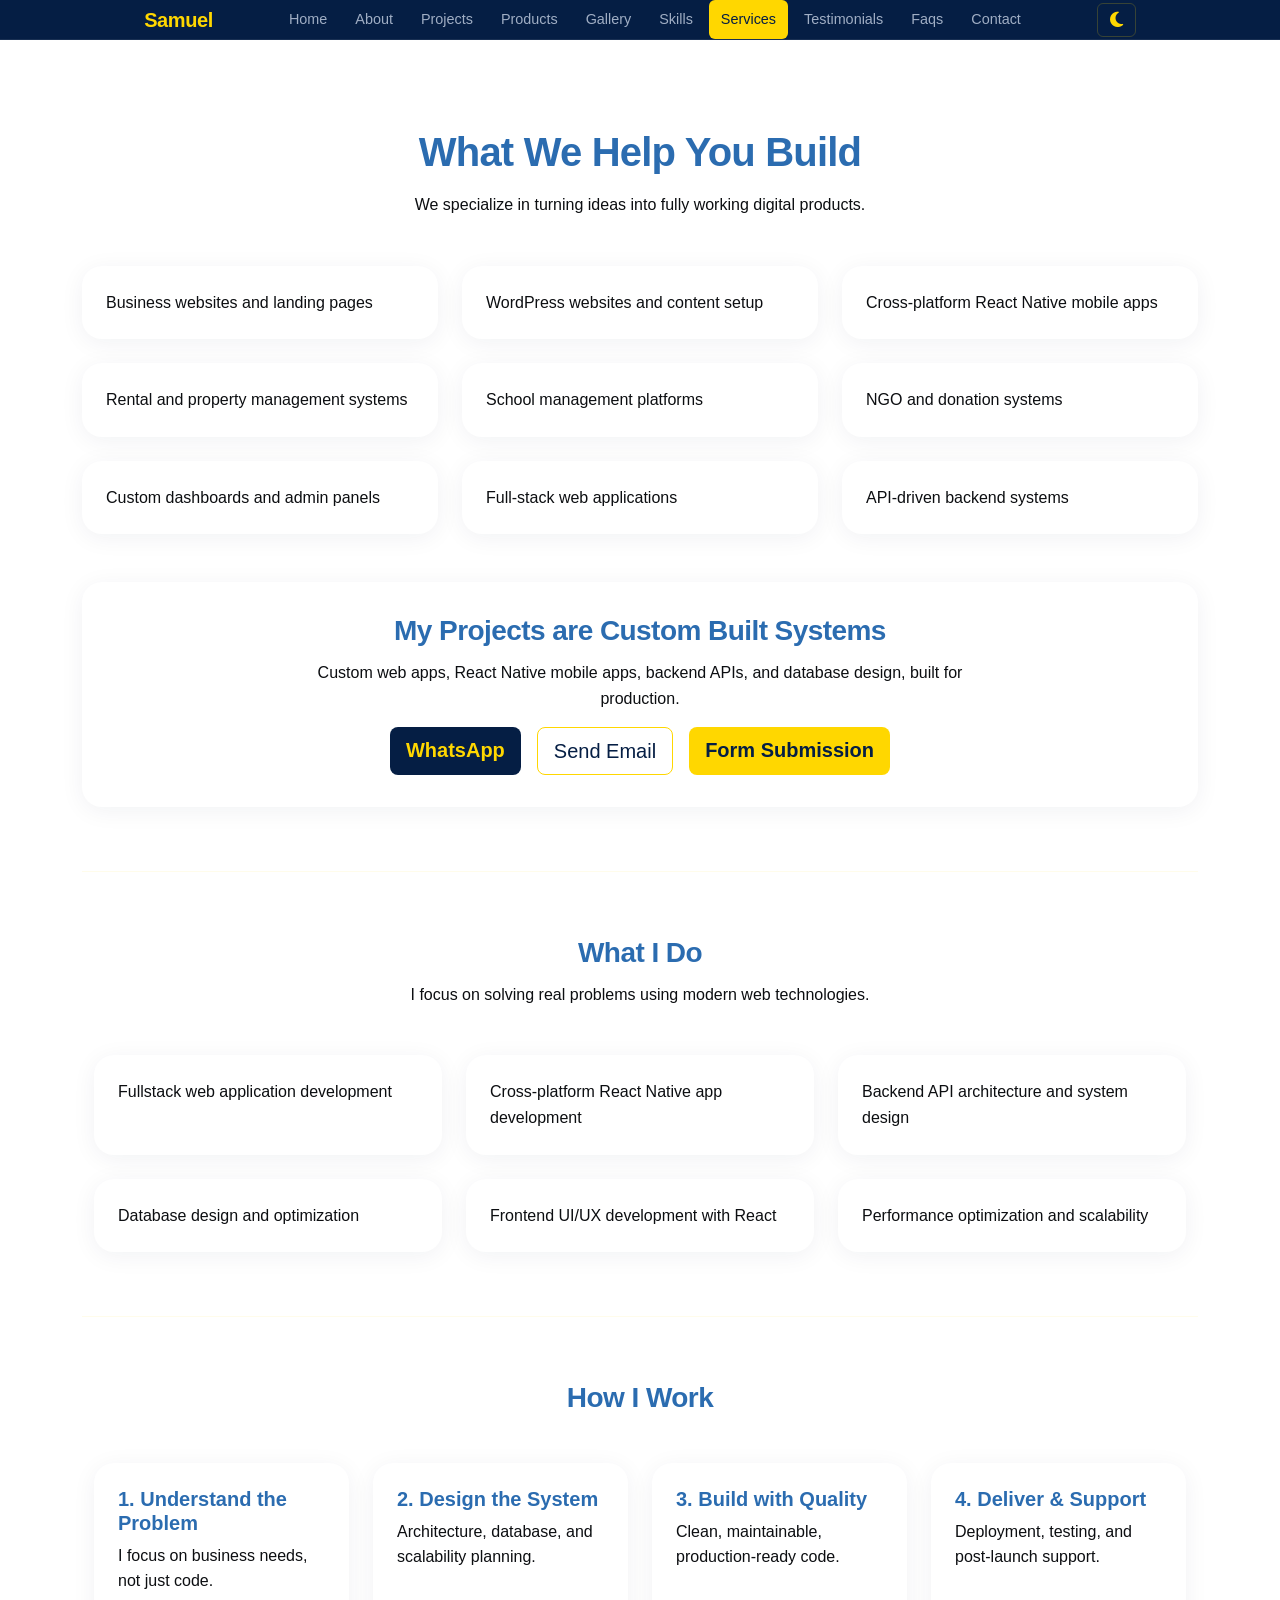
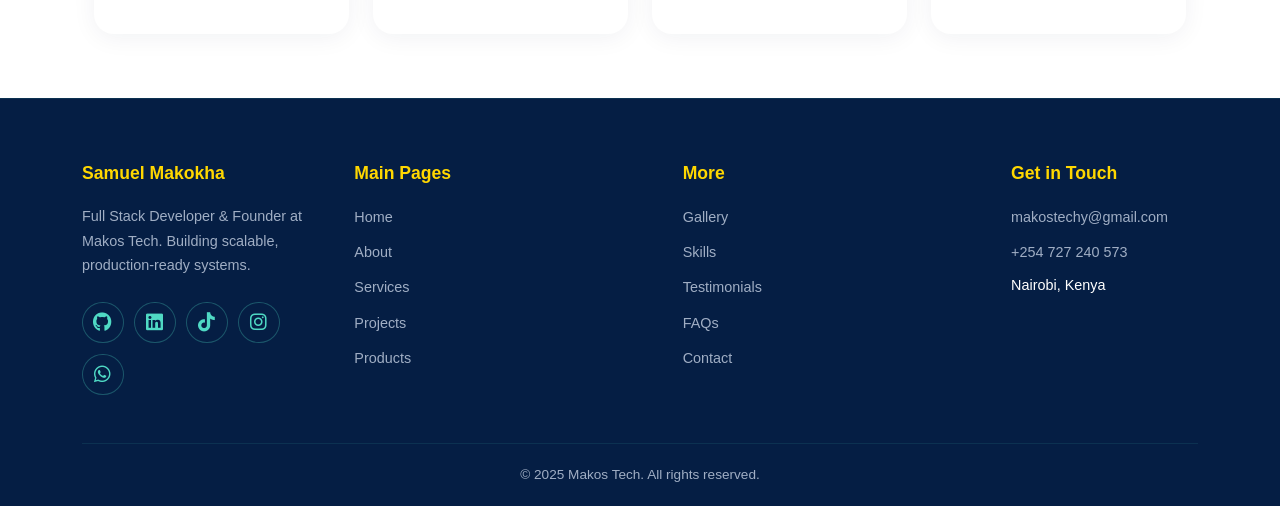
<file: services.html>
<!DOCTYPE html>
<html lang="en">
<head>
  <meta charset="utf-8">
  <meta name="viewport" content="width=device-width, initial-scale=1">
  <title>Services - Samuel Makokha</title>
  <link href="https://cdn.jsdelivr.net/npm/bootstrap@5.3.8/dist/css/bootstrap.min.css" rel="stylesheet">
  <link rel="stylesheet" href="https://cdnjs.cloudflare.com/ajax/libs/font-awesome/6.4.2/css/all.min.css" />
  <link rel="stylesheet" href="style.css">
  <link rel="icon" type="image/x-icon" href="/images/MT logo.png">
</head>
<body>
  <nav class="nav" aria-label="Main navigation">
    <div class="nav-wrap">
      <a class="nav-brand" href="index.html">Samuel</a>
      <input class="nav-check" id="nav-open" type="checkbox" aria-label="Open navigation">
      <label class="nav-toggle" for="nav-open" aria-label="Toggle navigation">
        <span></span>
        <span></span>
        <span></span>
      </label>
      <div class="nav-menu">
        <ul class="nav-list">
          <li class="nav-item"><a class="nav-link" href="index.html">Home</a></li>
          <li class="nav-item"><a class="nav-link" href="about.html">About</a></li>
          <li class="nav-item"><a class="nav-link" href="projects.html">Projects</a></li>
          <li class="nav-item"><a class="nav-link" href="products.html">Products</a></li>
          <li class="nav-item"><a class="nav-link" href="gallery.html">Gallery</a></li>
          <li class="nav-item"><a class="nav-link" href="skills.html">Skills</a></li>
          <li class="nav-item"><a class="nav-link is-active" href="services.html">Services</a></li>
          <li class="nav-item"><a class="nav-link" href="testimonials.html">Testimonials</a></li>
          <li class="nav-item"><a class="nav-link" href="faqs.html">Faqs</a></li>
          <li class="nav-item"><a class="nav-link" href="contact.html">Contact</a></li>
        </ul>
      </div>
      <button id="theme-toggle" class="theme-toggle" aria-label="Toggle dark mode">
        <i class="fa-solid fa-moon"></i>
      </button>
    </div>
  </nav>

  <main class="container main-pad">
    <section class="section-block">
      <div class="section-header">
        <h1 class="section-heading heading-xl">What We Help You Build</h1>
        <p class="section-subtitle">We specialize in turning ideas into fully working digital products.</p>
      </div>

      <div class="row g-4">
        <div class="col-md-6 col-lg-4"><article class="service-card soft-card card-pad card-fill">Business websites and landing pages</article></div>
        <div class="col-md-6 col-lg-4"><article class="service-card soft-card card-pad card-fill">WordPress websites and content setup</article></div>
        <div class="col-md-6 col-lg-4"><article class="service-card soft-card card-pad card-fill">Cross-platform React Native mobile apps</article></div>
        <div class="col-md-6 col-lg-4"><article class="service-card soft-card card-pad card-fill">Rental and property management systems</article></div>
        <div class="col-md-6 col-lg-4"><article class="service-card soft-card card-pad card-fill">School management platforms</article></div>
        <div class="col-md-6 col-lg-4"><article class="service-card soft-card card-pad card-fill">NGO and donation systems</article></div>
        <div class="col-md-6 col-lg-4"><article class="service-card soft-card card-pad card-fill">Custom dashboards and admin panels</article></div>
        <div class="col-md-6 col-lg-4"><article class="service-card soft-card card-pad card-fill">Full-stack web applications</article></div>
        <div class="col-md-6 col-lg-4"><article class="service-card soft-card card-pad card-fill">API-driven backend systems</article></div>
      </div>

      <div class="section-spacer card-pad-lg soft-card text-center">
        <h2 class="section-heading heading-lg">My Projects are Custom Built Systems</h2>
        <p class="section-subtitle">Custom web apps, React Native mobile apps, backend APIs, and database design, built for production.</p>
        <div class="cta-group">
          <a class="btn btn-success btn-lg" href="https://wa.me/254727240573" target="_blank" rel="noopener noreferrer">WhatsApp </a>
          <a class="btn btn-outline-primary btn-lg" href="mailto:makostechy@gmail.com">Send Email</a>
          <a class="btn btn-primary btn-lg" href="contact.html">Form Submission</a>
        </div>
      </div>
    </section>

    <section class="section-block bg-blue-soft">
      <div class="container">
        <div class="section-header">
          <h2 class="section-heading heading-lg">What I Do</h2>
          <p class="section-subtitle">I focus on solving real problems using modern web technologies.</p>
        </div>

        <div class="row g-4">
          <div class="col-md-6 col-lg-4"><article class="service-card soft-card card-pad card-fill">Fullstack web application development</article></div>
          <div class="col-md-6 col-lg-4"><article class="service-card soft-card card-pad card-fill">Cross-platform React Native app development</article></div>
          <div class="col-md-6 col-lg-4"><article class="service-card soft-card card-pad card-fill">Backend API architecture and system design</article></div>
          <div class="col-md-6 col-lg-4"><article class="service-card soft-card card-pad card-fill">Database design and optimization</article></div>
          <div class="col-md-6 col-lg-4"><article class="service-card soft-card card-pad card-fill">Frontend UI/UX development with React</article></div>
          <div class="col-md-6 col-lg-4"><article class="service-card soft-card card-pad card-fill">Performance optimization and scalability</article></div>
        </div>
      </div>
    </section>

    <section class="section-block section-light">
      <div class="container">
        <div class="section-header">
          <h2 class="section-heading heading-lg">How I Work</h2>
        </div>
        <div class="row g-4">
          <div class="col-md-6 col-lg-3"><article class="soft-card card-pad card-fill"><h3 class="heading-sm">1. Understand the Problem</h3><p >I focus on business needs, not just code.</p></article></div>
          <div class="col-md-6 col-lg-3"><article class="soft-card card-pad card-fill"><h3 class="heading-sm">2. Design the System</h3><p >Architecture, database, and scalability planning.</p></article></div>
          <div class="col-md-6 col-lg-3"><article class="soft-card card-pad card-fill"><h3 class="heading-sm">3. Build with Quality</h3><p >Clean, maintainable, production-ready code.</p></article></div>
          <div class="col-md-6 col-lg-3"><article class="soft-card card-pad card-fill"><h3 class="heading-sm">4. Deliver & Support</h3><p >Deployment, testing, and post-launch support.</p></article></div>
        </div>
      </div>
    </section>
</main>

  <footer class="site-footer">
    <div class="container">
      <div class="footer-grid">
        <div class="footer-col">
          <h4 class="footer-heading">Samuel Makokha</h4>
          <p class="footer-text">Full Stack Developer & Founder at Makos Tech. Building scalable, production-ready systems.</p>
          <div class="social-links">
            <a class="social-link" href="https://github.com/makos-757" target="_blank" rel="noopener noreferrer" aria-label="GitHub"><i class="fa-brands fa-github"></i></a>
            <a class="social-link" href="https://www.linkedin.com/company/makos-tech/?viewAsMember=true" target="_blank" rel="noopener noreferrer" aria-label="LinkedIn"><i class="fa-brands fa-linkedin"></i></a>
            <a class="social-link" href="https://www.tiktok.com/@makostech" target="_blank" rel="noopener noreferrer" aria-label="TikTok"><i class="fa-brands fa-tiktok"></i></a>
            <a class="social-link" href="https://www.instagram.com/makostech/" target="_blank" rel="noopener noreferrer" aria-label="Instagram"><i class="fa-brands fa-instagram"></i></a>
            <a class="social-link" href="https://chat.whatsapp.com/KTQZyUIT5fdFhm53N8FenB?s=cl&p=i&ilr=4" target="_blank" rel="noopener noreferrer" aria-label="WhatsApp"><i class="fa-brands fa-whatsapp"></i></a>
          </div>
        </div>

        <div class="footer-col">
          <h4 class="footer-heading">Main Pages</h4>
          <ul class="footer-links">
            <li><a href="index.html">Home</a></li>
            <li><a href="about.html">About</a></li>
            <li><a href="services.html">Services</a></li>
            <li><a href="projects.html">Projects</a></li>
            <li><a href="products.html">Products</a></li>
          </ul>
        </div>

        <div class="footer-col">
          <h4 class="footer-heading">More</h4>
          <ul class="footer-links">
            <li><a href="gallery.html">Gallery</a></li>
            <li><a href="skills.html">Skills</a></li>
            <li><a href="testimonials.html">Testimonials</a></li>
            <li><a href="faqs.html">FAQs</a></li>
            <li><a href="contact.html">Contact</a></li>
          </ul>
        </div>

        <div class="footer-col">
          <h4 class="footer-heading">Get in Touch</h4>
          <ul class="footer-links">
            <li><a href="mailto:makostechy@gmail.com">makostechy@gmail.com</a></li>
            <li><a href="tel:+254727240573">+254 727 240 573</a></li>
            <li class="footer-item">Nairobi, Kenya</li>
          </ul>
        </div>
      </div>

      <div class="footer-bottom">
        <p>&copy; 2025 Makos Tech. All rights reserved.</p>
      </div>
    </div>
  </footer>
  <button id="scrollTopBtn" aria-label="Scroll to top" title="Back to top">&#8593;</button>
  <script src="https://cdn.jsdelivr.net/npm/bootstrap@5.3.8/dist/js/bootstrap.bundle.min.js"></script>
  <script src="main.js"></script>
</body>
</html>
</file>
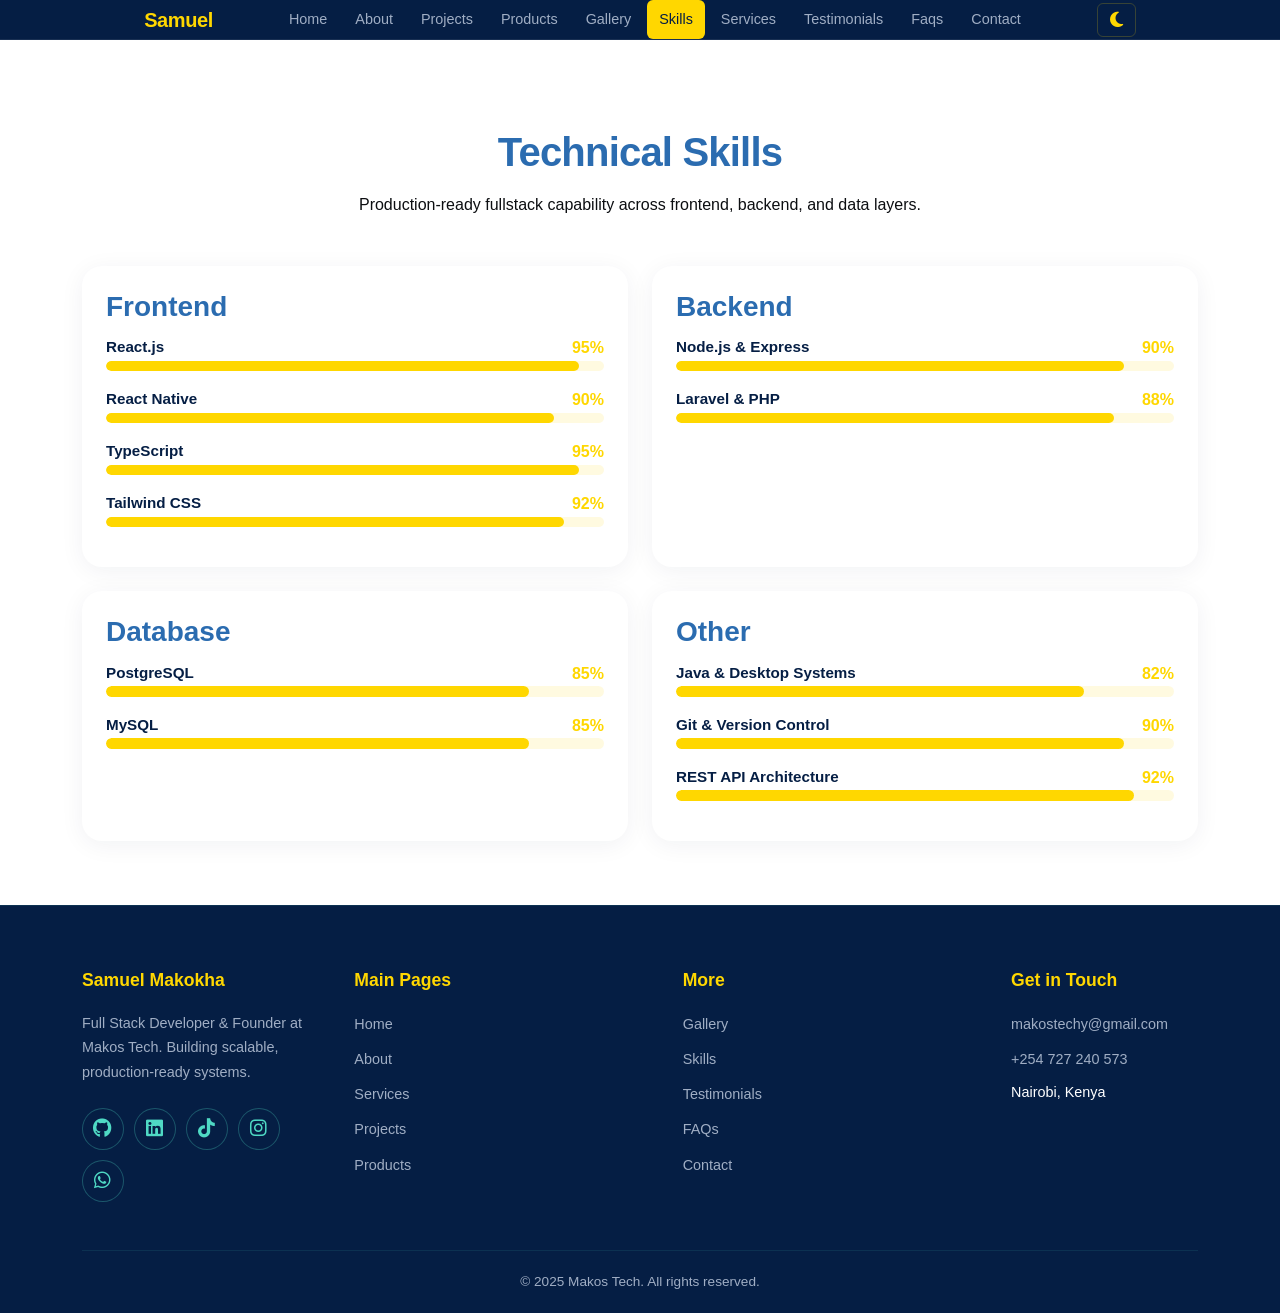
<file: skills.html>
<!DOCTYPE html>
<html lang="en">
<head>
  <meta charset="utf-8">
  <meta name="viewport" content="width=device-width, initial-scale=1">
  <title>Skills - Samuel Makokha</title>
  <link href="https://cdn.jsdelivr.net/npm/bootstrap@5.3.8/dist/css/bootstrap.min.css" rel="stylesheet">
  <link rel="stylesheet" href="https://cdnjs.cloudflare.com/ajax/libs/font-awesome/6.4.2/css/all.min.css" />
  <link rel="stylesheet" href="style.css">
  <link rel="icon" type="image/x-icon" href="/images/MT logo.png">
</head>
<body>
  <nav class="nav" aria-label="Main navigation">
    <div class="nav-wrap">
      <a class="nav-brand" href="index.html">Samuel</a>
      <input class="nav-check" id="nav-open" type="checkbox" aria-label="Open navigation">
      <label class="nav-toggle" for="nav-open" aria-label="Toggle navigation">
        <span></span>
        <span></span>
        <span></span>
      </label>
      <div class="nav-menu">
        <ul class="nav-list">
          <li class="nav-item"><a class="nav-link" href="index.html">Home</a></li>
          <li class="nav-item"><a class="nav-link" href="about.html">About</a></li>
          <li class="nav-item"><a class="nav-link" href="projects.html">Projects</a></li>
          <li class="nav-item"><a class="nav-link" href="products.html">Products</a></li>
          <li class="nav-item"><a class="nav-link" href="gallery.html">Gallery</a></li>
          <li class="nav-item"><a class="nav-link is-active" href="skills.html">Skills</a></li>
          <li class="nav-item"><a class="nav-link" href="services.html">Services</a></li>
          <li class="nav-item"><a class="nav-link" href="testimonials.html">Testimonials</a></li>
          <li class="nav-item"><a class="nav-link" href="faqs.html">Faqs</a></li>
          <li class="nav-item"><a class="nav-link" href="contact.html">Contact</a></li>
        </ul>
      </div>
      <button id="theme-toggle" class="theme-toggle" aria-label="Toggle dark mode">
        <i class="fa-solid fa-moon"></i>
      </button>
    </div>
  </nav>

  <main class="container main-pad">
    <section class="section-block">
      <div class="section-header">
        <h1 class="section-heading heading-xl">Technical Skills</h1>
        <p class="section-subtitle">Production-ready fullstack capability across frontend, backend, and data layers.</p>
      </div>

      <div class="row g-4">
        <div class="col-lg-6">
          <article class="skill-card card-pad card-fill">
            <h2 class="heading-lg">Frontend</h2>
            <div class="skill-row">
              <div class="d-flex justify-content-between"><span class="skill-label">React.js</span><span class="skill-percent">95%</span></div>
              <div class="skill-track"><div class="skill-fill fill-95"></div></div>
            </div>
            <div class="skill-row">
              <div class="d-flex justify-content-between"><span class="skill-label">React Native</span><span class="skill-percent">90%</span></div>
              <div class="skill-track"><div class="skill-fill fill-90"></div></div>
            </div>
            <div class="skill-row">
              <div class="d-flex justify-content-between"><span class="skill-label">TypeScript</span><span class="skill-percent">95%</span></div>
              <div class="skill-track"><div class="skill-fill fill-95"></div></div>
            </div>
            <div class="skill-row">
              <div class="d-flex justify-content-between"><span class="skill-label">Tailwind CSS</span><span class="skill-percent">92%</span></div>
              <div class="skill-track"><div class="skill-fill fill-92"></div></div>
            </div>
          </article>
        </div>

        <div class="col-lg-6">
          <article class="skill-card card-pad card-fill">
            <h2 class="heading-lg">Backend</h2>
            <div class="skill-row">
              <div class="d-flex justify-content-between"><span class="skill-label">Node.js & Express</span><span class="skill-percent">90%</span></div>
              <div class="skill-track"><div class="skill-fill fill-90"></div></div>
            </div>
            <div class="skill-row">
              <div class="d-flex justify-content-between"><span class="skill-label">Laravel & PHP</span><span class="skill-percent">88%</span></div>
              <div class="skill-track"><div class="skill-fill fill-88"></div></div>
            </div>
          </article>
        </div>

        <div class="col-lg-6">
          <article class="skill-card card-pad card-fill">
            <h2 class="heading-lg">Database</h2>
            <div class="skill-row">
              <div class="d-flex justify-content-between"><span class="skill-label">PostgreSQL</span><span class="skill-percent">85%</span></div>
              <div class="skill-track"><div class="skill-fill fill-85"></div></div>
            </div>
            <div class="skill-row">
              <div class="d-flex justify-content-between"><span class="skill-label">MySQL</span><span class="skill-percent">85%</span></div>
              <div class="skill-track"><div class="skill-fill fill-85"></div></div>
            </div>
          </article>
        </div>

        <div class="col-lg-6">
          <article class="skill-card card-pad card-fill">
            <h2 class="heading-lg">Other</h2>
            <div class="skill-row">
              <div class="d-flex justify-content-between"><span class="skill-label">Java & Desktop Systems</span><span class="skill-percent">82%</span></div>
              <div class="skill-track"><div class="skill-fill fill-82"></div></div>
            </div>
            <div class="skill-row">
              <div class="d-flex justify-content-between"><span class="skill-label">Git & Version Control</span><span class="skill-percent">90%</span></div>
              <div class="skill-track"><div class="skill-fill fill-90"></div></div>
            </div>
            <div class="skill-row">
              <div class="d-flex justify-content-between"><span class="skill-label">REST API Architecture</span><span class="skill-percent">92%</span></div>
              <div class="skill-track"><div class="skill-fill fill-92"></div></div>
            </div>
          </article>
        </div>
      </div>
    </section>
</main>

  <footer class="site-footer">
    <div class="container">
      <div class="footer-grid">
        <div class="footer-col">
          <h4 class="footer-heading">Samuel Makokha</h4>
          <p class="footer-text">Full Stack Developer & Founder at Makos Tech. Building scalable, production-ready systems.</p>
          <div class="social-links">
            <a class="social-link" href="https://github.com/makos-757" target="_blank" rel="noopener noreferrer" aria-label="GitHub"><i class="fa-brands fa-github"></i></a>
            <a class="social-link" href="https://www.linkedin.com/company/makos-tech/?viewAsMember=true" target="_blank" rel="noopener noreferrer" aria-label="LinkedIn"><i class="fa-brands fa-linkedin"></i></a>
            <a class="social-link" href="https://www.tiktok.com/@makostech" target="_blank" rel="noopener noreferrer" aria-label="TikTok"><i class="fa-brands fa-tiktok"></i></a>
            <a class="social-link" href="https://www.instagram.com/makostech/" target="_blank" rel="noopener noreferrer" aria-label="Instagram"><i class="fa-brands fa-instagram"></i></a>
            <a class="social-link" href="https://chat.whatsapp.com/KTQZyUIT5fdFhm53N8FenB?s=cl&p=i&ilr=4" target="_blank" rel="noopener noreferrer" aria-label="WhatsApp"><i class="fa-brands fa-whatsapp"></i></a>
          </div>
        </div>

        <div class="footer-col">
          <h4 class="footer-heading">Main Pages</h4>
          <ul class="footer-links">
            <li><a href="index.html">Home</a></li>
            <li><a href="about.html">About</a></li>
            <li><a href="services.html">Services</a></li>
            <li><a href="projects.html">Projects</a></li>
            <li><a href="products.html">Products</a></li>
          </ul>
        </div>

        <div class="footer-col">
          <h4 class="footer-heading">More</h4>
          <ul class="footer-links">
            <li><a href="gallery.html">Gallery</a></li>
            <li><a href="skills.html">Skills</a></li>
            <li><a href="testimonials.html">Testimonials</a></li>
            <li><a href="faqs.html">FAQs</a></li>
            <li><a href="contact.html">Contact</a></li>
          </ul>
        </div>

        <div class="footer-col">
          <h4 class="footer-heading">Get in Touch</h4>
          <ul class="footer-links">
            <li><a href="mailto:makostechy@gmail.com">makostechy@gmail.com</a></li>
            <li><a href="tel:+254727240573">+254 727 240 573</a></li>
            <li class="footer-item">Nairobi, Kenya</li>
          </ul>
        </div>
      </div>

      <div class="footer-bottom">
        <p>&copy; 2025 Makos Tech. All rights reserved.</p>
      </div>
    </div>
  </footer>
  <button id="scrollTopBtn" aria-label="Scroll to top" title="Back to top">&#8593;</button>
  <script src="https://cdn.jsdelivr.net/npm/bootstrap@5.3.8/dist/js/bootstrap.bundle.min.js"></script>
  <script src="main.js"></script>
</body>
</html>
</file>
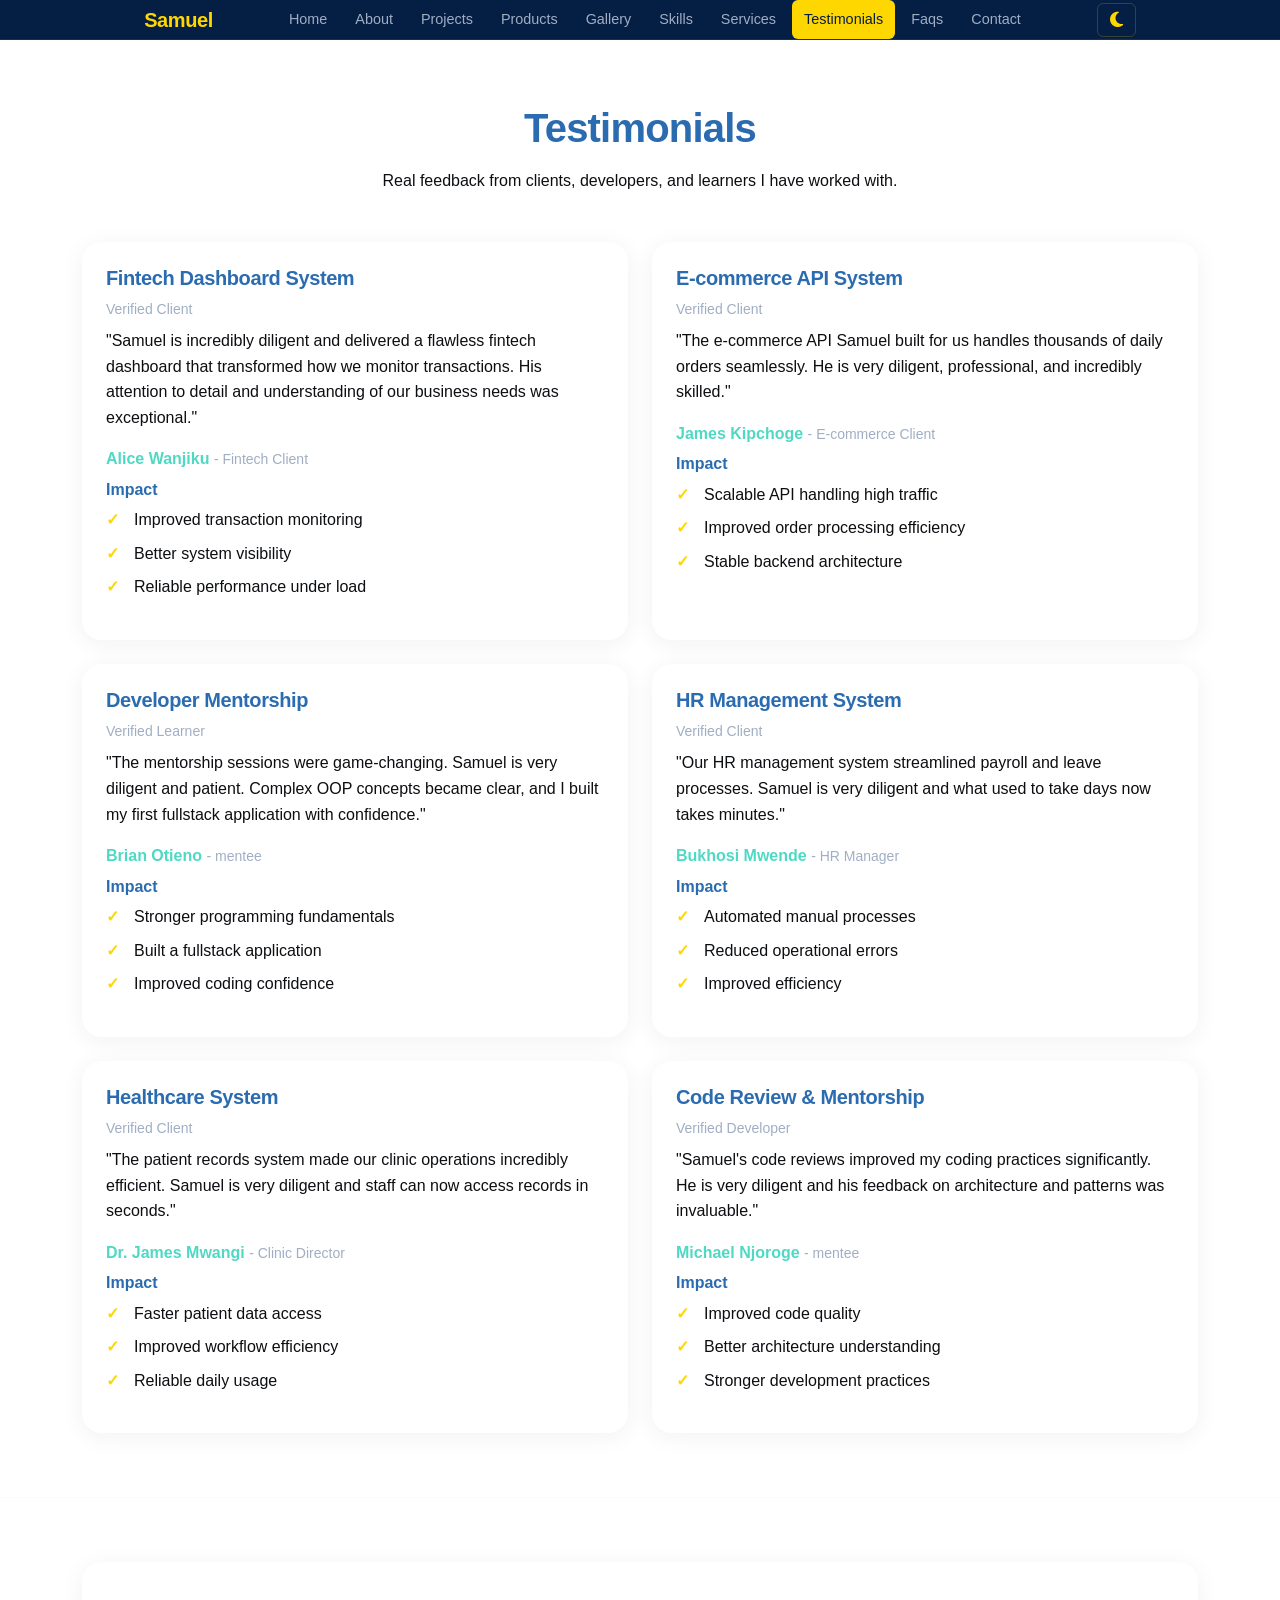
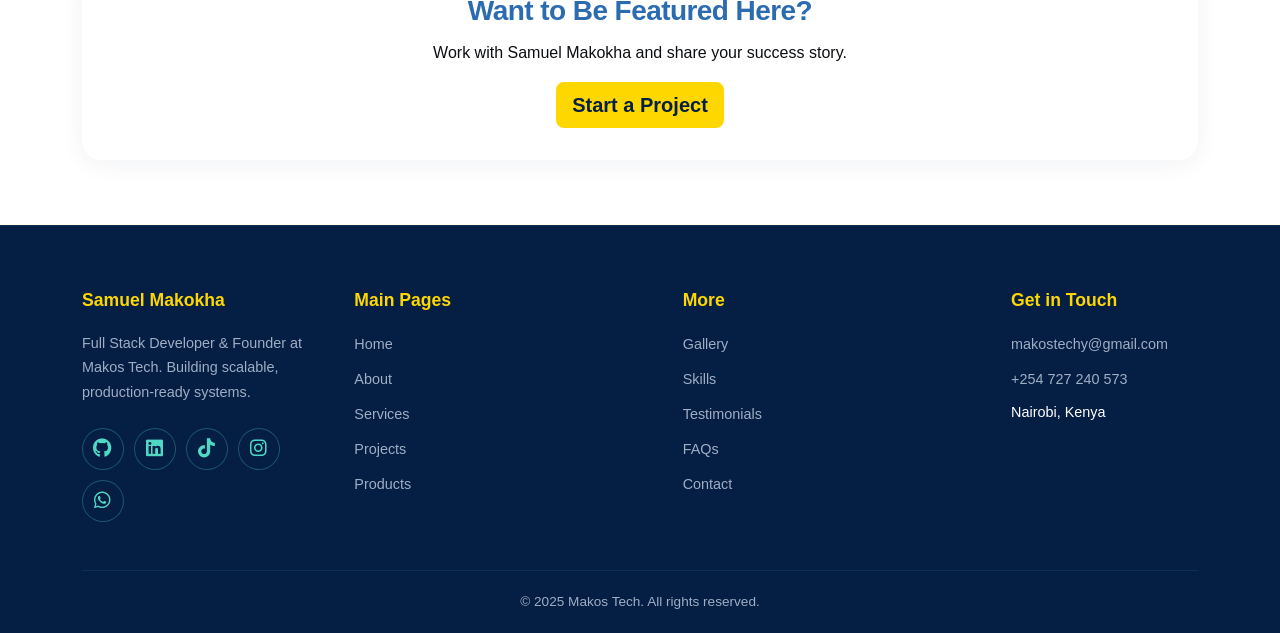
<file: testimonials.html>
<!DOCTYPE html>
<html lang="en">
<head>
  <meta charset="utf-8">
  <meta name="viewport" content="width=device-width, initial-scale=1">
  <title>Testimonials - Samuel Makokha</title>
  <link href="https://cdn.jsdelivr.net/npm/bootstrap@5.3.8/dist/css/bootstrap.min.css" rel="stylesheet">
  <link rel="stylesheet" href="https://cdnjs.cloudflare.com/ajax/libs/font-awesome/6.4.2/css/all.min.css" />
  <link rel="stylesheet" href="style.css">
  <link rel="icon" type="image/x-icon" href="/images/MT logo.png">
</head>
<body>
  <nav class="nav" aria-label="Main navigation">
    <div class="nav-wrap">
      <a class="nav-brand" href="index.html">Samuel</a>
      <input class="nav-check" id="nav-open" type="checkbox" aria-label="Open navigation">
      <label class="nav-toggle" for="nav-open" aria-label="Toggle navigation">
        <span></span>
        <span></span>
        <span></span>
      </label>
      <div class="nav-menu">
        <ul class="nav-list">
          <li class="nav-item"><a class="nav-link" href="index.html">Home</a></li>
          <li class="nav-item"><a class="nav-link" href="about.html">About</a></li>
          <li class="nav-item"><a class="nav-link" href="projects.html">Projects</a></li>
          <li class="nav-item"><a class="nav-link" href="products.html">Products</a></li>
          <li class="nav-item"><a class="nav-link" href="gallery.html">Gallery</a></li>
          <li class="nav-item"><a class="nav-link" href="skills.html">Skills</a></li>
          <li class="nav-item"><a class="nav-link" href="services.html">Services</a></li>
          <li class="nav-item"><a class="nav-link is-active" href="testimonials.html">Testimonials</a></li>
          <li class="nav-item"><a class="nav-link" href="faqs.html">Faqs</a></li>
          <li class="nav-item"><a class="nav-link" href="contact.html">Contact</a></li>
        </ul>
      </div>
      <button id="theme-toggle" class="theme-toggle" aria-label="Toggle dark mode">
        <i class="fa-solid fa-moon"></i>
      </button>
    </div>
  </nav>
  <main>
    <section class="section-block section-light">
      <div class="container">
        <div class="section-header">
          <h1 class="section-heading heading-xl">Testimonials</h1>
          <p class="section-subtitle">Real feedback from clients, developers, and learners I have worked with.</p>
        </div>

        <div class="row g-4">
          <div class="col-md-6">
            <article class="soft-card card-pad card-fill">
              <h3 class="section-heading heading-sm">Fintech Dashboard System</h3>
              <p class="text-detail">Verified Client</p>
              <p class="testimonial-quote">"Samuel is incredibly diligent and delivered a flawless fintech dashboard that transformed how we monitor transactions. His attention to detail and understanding of our business needs was exceptional."</p>
              <div class="client-name"><span class="reviewer-name">Alice Wanjiku</span> <span class="small text-muted">- Fintech Client</span></div>
              <h6 class="heading-xs">Impact</h6>
              <ul class="list-check">
                <li>Improved transaction monitoring</li>
                <li>Better system visibility</li>
                <li>Reliable performance under load</li>
              </ul>
            </article>
          </div>

          <div class="col-md-6">
            <article class="soft-card card-pad card-fill">
              <h3 class="section-heading heading-sm">E-commerce API System</h3>
              <p class="text-detail">Verified Client</p>
              <p class="testimonial-quote">"The e-commerce API Samuel built for us handles thousands of daily orders seamlessly. He is very diligent, professional, and incredibly skilled."</p>
              <div class="client-name"><span class="reviewer-name">James Kipchoge</span> <span class="small text-muted">- E-commerce Client</span></div>
              <h6 class="heading-xs">Impact</h6>
              <ul class="list-check">
                <li>Scalable API handling high traffic</li>
                <li>Improved order processing efficiency</li>
                <li>Stable backend architecture</li>
              </ul>
            </article>
          </div>

          <div class="col-md-6">
            <article class="soft-card card-pad card-fill">
              <h3 class="section-heading heading-sm">Developer Mentorship</h3>
              <p class="text-detail">Verified Learner</p>
              <p class="testimonial-quote">"The mentorship sessions were game-changing. Samuel is very diligent and patient. Complex OOP concepts became clear, and I built my first fullstack application with confidence."</p>
              <div class="client-name"><span class="reviewer-name">Brian Otieno</span> <span class="small text-muted">- mentee</span></div>
              <h6 class="heading-xs">Impact</h6>
              <ul class="list-check">
                <li>Stronger programming fundamentals</li>
                <li>Built a fullstack application</li>
                <li>Improved coding confidence</li>
              </ul>
            </article>
          </div>

          <div class="col-md-6">
            <article class="soft-card card-pad card-fill">
              <h3 class="section-heading heading-sm">HR Management System</h3>
              <p class="text-detail">Verified Client</p>
              <p class="testimonial-quote">"Our HR management system streamlined payroll and leave processes. Samuel is very diligent and what used to take days now takes minutes."</p>
              <div class="client-name"><span class="reviewer-name">Bukhosi Mwende</span> <span class="small text-muted">- HR Manager</span></div>
              <h6 class="heading-xs">Impact</h6>
              <ul class="list-check">
                <li>Automated manual processes</li>
                <li>Reduced operational errors</li>
                <li>Improved efficiency</li>
              </ul>
            </article>
          </div>

          <div class="col-md-6">
            <article class="soft-card card-pad card-fill">
              <h3 class="section-heading heading-sm">Healthcare System</h3>
              <p class="text-detail">Verified Client</p>
              <p class="testimonial-quote">"The patient records system made our clinic operations incredibly efficient. Samuel is very diligent and staff can now access records in seconds."</p>
              <div class="client-name"><span class="reviewer-name">Dr. James Mwangi</span> <span class="small text-muted">- Clinic Director</span></div>
              <h6 class="heading-xs">Impact</h6>
              <ul class="list-check">
                <li>Faster patient data access</li>
                <li>Improved workflow efficiency</li>
                <li>Reliable daily usage</li>
              </ul>
            </article>
          </div>

          <div class="col-md-6">
            <article class="soft-card card-pad card-fill">
              <h3 class="section-heading heading-sm">Code Review & Mentorship</h3>
              <p class="text-detail">Verified Developer</p>
              <p class="testimonial-quote">"Samuel's code reviews improved my coding practices significantly. He is very diligent and his feedback on architecture and patterns was invaluable."</p>
              <div class="client-name"><span class="reviewer-name">Michael Njoroge</span> <span class="small text-muted">- mentee</span></div>
              <h6 class="heading-xs">Impact</h6>
              <ul class="list-check">
                <li>Improved code quality</li>
                <li>Better architecture understanding</li>
                <li>Stronger development practices</li>
              </ul>
            </article>
          </div>
        </div>
      </div>
    </section>

    <section class="section-block bg-blue-soft">
      <div class="container text-center">
        <div class="soft-card card-pad-lg">
          <h2 class="section-heading heading-lg">Want to Be Featured Here?</h2>
          <p class="section-subtitle">Work with Samuel Makokha and share your success story.</p>
          <a class="btn btn-primary btn-lg" href="contact.html">Start a Project</a>
        </div>
      </div>
    </section>
  </main>

  <footer class="site-footer">
    <div class="container">
      <div class="footer-grid">
        <div class="footer-col">
          <h4 class="footer-heading">Samuel Makokha</h4>
          <p class="footer-text">Full Stack Developer & Founder at Makos Tech. Building scalable, production-ready systems.</p>
          <div class="social-links">
            <a class="social-link" href="https://github.com/makos-757" target="_blank" rel="noopener noreferrer" aria-label="GitHub"><i class="fa-brands fa-github"></i></a>
            <a class="social-link" href="https://www.linkedin.com/company/makos-tech/?viewAsMember=true" target="_blank" rel="noopener noreferrer" aria-label="LinkedIn"><i class="fa-brands fa-linkedin"></i></a>
            <a class="social-link" href="https://www.tiktok.com/@makostech" target="_blank" rel="noopener noreferrer" aria-label="TikTok"><i class="fa-brands fa-tiktok"></i></a>
            <a class="social-link" href="https://www.instagram.com/makostech/" target="_blank" rel="noopener noreferrer" aria-label="Instagram"><i class="fa-brands fa-instagram"></i></a>
            <a class="social-link" href="https://chat.whatsapp.com/KTQZyUIT5fdFhm53N8FenB?s=cl&p=i&ilr=4" target="_blank" rel="noopener noreferrer" aria-label="WhatsApp"><i class="fa-brands fa-whatsapp"></i></a>
          </div>
        </div>

        <div class="footer-col">
          <h4 class="footer-heading">Main Pages</h4>
          <ul class="footer-links">
            <li><a href="index.html">Home</a></li>
            <li><a href="about.html">About</a></li>
            <li><a href="services.html">Services</a></li>
            <li><a href="projects.html">Projects</a></li>
            <li><a href="products.html">Products</a></li>
          </ul>
        </div>

        <div class="footer-col">
          <h4 class="footer-heading">More</h4>
          <ul class="footer-links">
            <li><a href="gallery.html">Gallery</a></li>
            <li><a href="skills.html">Skills</a></li>
            <li><a href="testimonials.html">Testimonials</a></li>
            <li><a href="faqs.html">FAQs</a></li>
            <li><a href="contact.html">Contact</a></li>
          </ul>
        </div>

        <div class="footer-col">
          <h4 class="footer-heading">Get in Touch</h4>
          <ul class="footer-links">
            <li><a href="mailto:makostechy@gmail.com">makostechy@gmail.com</a></li>
            <li><a href="tel:+254727240573">+254 727 240 573</a></li>
            <li class="footer-item">Nairobi, Kenya</li>
          </ul>
        </div>
      </div>

      <div class="footer-bottom">
        <p>&copy; 2025 Makos Tech. All rights reserved.</p>
      </div>
    </div>
  </footer>
  <button id="scrollTopBtn" aria-label="Scroll to top" title="Back to top">&#8593;</button>
  <script src="https://cdn.jsdelivr.net/npm/bootstrap@5.3.8/dist/js/bootstrap.bundle.min.js"></script>
  <script src="main.js"></script>
</body>
</html>
</file>
<file: style.css>
/* ---Color system--- */
:root {
  --bg-white: #ffffff;
  --text-primary: #0c0e11;
  --blue: #2b6cb0;
  --gold: #ffd700;
  --navy: #051e44;
  --muted: #a0aec4;
  --bg-dark: #0a1128;
  --teal-dark: #4fd9c4;
}

/* ---I set up the base styles here--- */
* {
  box-sizing: border-box;
  margin: 0;
  padding: 0;
  font-family: 'Poppins', sans-serif;
}

body {
  background: var(--bg-white);
  color: var(--text-primary);
  line-height: 1.6;
}

a {
  color: var(--blue);
  text-decoration: none;
  transition: color 0.2s ease;
}

a:hover {
  color: var(--gold);
}

/* ---I added the sticky navbar here--- */
.nav {
  background: var(--navy);
  border-bottom: 1px solid rgba(255, 255, 255, 0.08);
  position: sticky;
  top: 0;
  z-index: 1000;
}

.nav-wrap {
  align-items: center;
  display: flex;
  gap: 4rem;
  margin: 0 auto;
  max-width: 1200px;
  padding: 0 1rem;
  position: relative;
}

.nav-brand {
  color: var(--gold);
  font-weight: 700;
  font-size: 1.25rem;
  text-decoration: none;
  letter-spacing: -0.02em;
}

.nav-menu {
  align-items: center;
  display: flex;
  margin-left: auto;
}

.theme-toggle {
  background: transparent;
  border: 1px solid rgba(255, 215, 0, 0.2);
  border-radius: 0.375rem;
  color: var(--gold);
  cursor: pointer;
  display: inline-flex;
  align-items: center;
  justify-content: center;
  font-size: 1.1rem;
  padding: 0.45rem 0.75rem;
  transition: background-color 0.2s ease, color 0.2s ease;
}

.theme-toggle:hover {
  background: rgba(255, 215, 0, 0.1);
  color: var(--gold);
}

.nav-list {
  align-items: center;
  display: flex;
  gap: 0.25rem;
  list-style: none;
  margin: 0;
  padding: 0;
}

.nav-link {
  border-radius: 0.375rem;
  color: var(--muted);
  display: block;
  padding: 0.5rem 0.75rem;
  text-decoration: none;
  font-size: 0.9rem;
  font-weight: 500;
  transition: background-color 0.2s ease, color 0.2s ease, transform 0.2s ease;
}

.nav-link:hover,
.nav-link:focus {
  background: rgba(255, 215, 0, 0.1);
  color: var(--gold);
}

.nav-link.is-active {
  background: var(--gold);
  color: var(--navy);
  font-weight: 500;
}

.nav-check {
  display: none;
}

.nav-toggle {
  align-items: center;
  background: transparent;
  border: 1px solid rgba(255, 255, 255, 0.2);
  border-radius: 0.375rem;
  cursor: pointer;
  display: none;
  flex-direction: column;
  gap: 4px;
  justify-content: center;
  padding: 0.4rem 0.5rem;
  transition: background-color 0.2s ease;
}

.nav-toggle:hover {
  background: rgba(255, 215, 0, 0.1);
}

.nav-toggle span {
  background: var(--gold);
  border-radius: 999px;
  display: block;
  height: 2px;
  width: 20px;
}

/* ---I defined section spacing here--- */
.section-block {
  padding: 4rem 0;
}

.section-block.compact {
  padding: 3rem 0;
}

.section-heading {
  color: var(--blue);
  font-weight: 800;
  letter-spacing: -0.02em;
}

.section-subtitle {
  color: var(--text-primary);
  margin-bottom: 1rem;
  margin-inline: auto;
  max-width: 720px;
}

/* ---I styled the hero section here--- */
.hero-section {
  background: var(--bg-white);
  border-bottom: 1px solid rgba(255, 215, 0, 0.15);
  overflow: hidden;
  position: relative;
}

.hero-section::before,
.hero-section::after {
  background: rgba(255, 215, 0, 0.06);
  border-radius: 999px;
  content: "";
  filter: blur(48px);
  position: absolute;
}

.hero-section::before {
  height: 18rem;
  left: -4rem;
  top: 4rem;
  width: 18rem;
}

.hero-section::after {
  height: 24rem;
  opacity: 0.5;
  right: -6rem;
  bottom: -8rem;
  width: 24rem;
}

.hero-left-card,
.hero-right-card,
.soft-card,
.project-card,
.skill-card,
.contact-card {
  background: var(--bg-white);
  border-radius: 1.25rem;
  box-shadow: 0 4px 24px rgba(5, 30, 68, 0.06);
}

.hero-left-card {
  border: 1px solid rgba(43, 108, 176, 0.55);
}

.hero-right-card {
  border: 1px solid rgba(43, 108, 176, 0.35);
}

.hero-left-card {
  align-items: center;
  display: flex;
  flex-direction: column;
  justify-content: center;
  min-height: 100%;
  padding: 2rem;
  text-align: center;
}

.hero-image {
  border: 4px solid rgba(255, 215, 0, 0.55);
  border-radius: 2rem;
  height: 100%;
  max-height: 420px;
  margin-bottom: 1.5rem;
  object-fit: cover;
  width: 100%;
}

/* ---I added card hover animations here--- */
.pill {
  align-items: center;
  background: rgba(255, 215, 0, 0.08);
  border: 1px solid rgba(255, 215, 0, 0.25);
  border-radius: 999px;
  color: var(--blue);
  display: inline-flex;
  font-size: 0.9rem;
  font-weight: 700;
  gap: 0.4rem;
  margin-bottom: 1rem;
  padding: 0.45rem 0.85rem;
}

.service-card,
.feature-card,
.project-card,
.skill-card,
.contact-card {
  transition: transform 0.2s ease, border-color 0.2s ease, box-shadow 0.2s ease;
}

.service-card:hover,
.feature-card:hover,
.project-card:hover,
.skill-card:hover,
.contact-card:hover {
  border-color: var(--gold);
  box-shadow: 0 8px 32px rgba(255, 215, 0, 0.1);
  transform: translateY(-3px);
}

.bg-blue-soft img {
  max-height: 240px;
}

.project-card {
  padding: 1rem;
}

.project-card img {
  max-height: 180px;
  object-fit: cover;
}

.skill-group {
  background: var(--bg-white);
  border: 1px solid rgba(255, 215, 0, 0.2);
  border-radius: 1rem;
  padding: 1.5rem;
}

.skill-row {
  margin-bottom: 1rem;
}

.skill-label {
  color: var(--navy);
  font-size: 0.95rem;
  font-weight: 700;
}

.skill-percent {
  color: var(--gold);
  font-weight: 800;
}

.skill-track {
  background: rgba(255, 215, 0, 0.12);
  border-radius: 999px;
  height: 0.65rem;
  overflow: hidden;
}

.skill-fill {
  background: linear-gradient(90deg, var(--gold), var(--gold));
  border-radius: 999px;
  height: 100%;
}


/* ---I created unified pill styles here--- */
.pill-teal {
  background: rgba(43, 108, 176, 0.08);
  border-color: rgba(43, 108, 176, 0.3);
  color: var(--blue);
}

.badge-gold {
  background: rgba(255, 215, 0, 0.08);
  border-color: rgba(255, 215, 0, 0.3);
  color: var(--gold);
}

.fill-82 { width: 82%; }
.fill-85 { width: 85%; }
.fill-88 { width: 88%; }
.fill-90 { width: 90%; }
.fill-92 { width: 92%; }
.fill-95 { width: 95%; }

/* ---I added background and text utilities here--- */
.bg-blue-soft {
  background: var(--bg-white);
  border-bottom: 1px solid rgba(255, 215, 0, 0.08);
  border-top: 1px solid rgba(255, 215, 0, 0.08);
}

.bg-white {
  background: var(--bg-white);
}

.bg-blue-dark {
  background: var(--navy);
  color: var(--muted);
}

.text-primary {
  color: var(--gold) !important;
}

.text-dark {
  color: var(--navy) !important;
}

.text-secondary {
  color: var(--muted) !important;
}

.text-muted {
  color: var(--muted) !important;
}

.text-blue {
  color: var(--blue) !important;
}

.lead {
  color: var(--navy);
  font-weight: 600;
}

.display-5 {
  color: var(--blue);
}

.badge {
  font-weight: 600;
}

/* ---I styled the checklist lists here--- */
.list-check {
  list-style: none;
  padding-left: 0;
}

.list-check li {
  margin-bottom: 0.5rem;
  padding-left: 1.75rem;
  position: relative;
}

.list-check li::before {
  color: var(--gold);
  content: "✓";
  font-weight: 900;
  left: 0;
  position: absolute;
}

.feature-list {
  padding-left: 1.25rem;
}

.feature-list li {
  margin-bottom: 0.35rem;
}

/* ---I added social link buttons here--- */
.social-links {
  display: flex;
  flex-wrap: wrap;
  gap: 0.65rem;
}

.social-link {
  align-items: center;
  background: var(--navy);
  border: 1px solid rgba(79, 217, 196, 0.3);
  border-radius: 999px;
  color: var(--teal-dark);
  display: inline-flex;
  font-size: 1.2rem;
  font-weight: 800;
  height: 2.6rem;
  justify-content: center;
  text-decoration: none;
  transition: all 0.2s ease;
  width: 2.6rem;
}

.social-link:hover {
  background: var(--teal-dark);
  color: var(--navy);
  border-color: var(--teal-dark);
  transform: translateY(-2px);
}

/* ---I styled the accordion here--- */
.accordion-button {
  color: var(--navy);
  font-size: 1rem;
  font-weight: 600;
}

.accordion-button:not(.collapsed) {
  background: rgba(255, 215, 0, 0.08);
  color: var(--navy);
  box-shadow: inset 0 -1px 0 rgba(5, 30, 68, 0.08);
}

.accordion-button:focus {
  box-shadow: 0 0 0 0.25rem rgba(255, 215, 0, 0.2);
  border-color: var(--gold);
}

.faq-item {
  border: 1px solid rgba(255, 215, 0, 0.2);
  margin-bottom: 0.75rem;
  border-radius: 0.75rem;
  overflow: hidden;
}

.faq-answer {
  color: var(--text-primary);
  font-size: 1rem;
  line-height: 1.7;
}

/* ---I styled the contact form here--- */
.form-control,
.form-select {
  border: 1px solid rgba(255, 215, 0, 0.2);
  border-radius: 0.5rem;
  padding: 0.65rem 1rem;
}

.form-control:focus,
.form-select:focus {
  border-color: var(--gold);
  box-shadow: 0 0 0 0.25rem rgba(255, 215, 0, 0.1);
}

.form-label {
  color: var(--navy);
  font-size: 0.9rem;
  font-weight: 700;
  margin-bottom: 0.35rem;
}

/* ---I added button variants here--- */
.btn-primary {
  background: var(--gold);
  border: none;
  color: var(--navy);
  font-weight: 700;
}

.btn-primary:hover {
  background: var(--navy);
  color: var(--gold);
}

.btn-outline-primary {
  border-color: var(--gold);
  color: var(--navy);
}

.btn-outline-primary:hover {
  background: var(--navy);
  color: var(--gold);
}

.btn-success {
  background: var(--navy);
  border: none;
  color: var(--gold);
  font-weight: 700;
}

.btn-success:hover {
  background: var(--gold);
  color: var(--navy);
}

.btn-secondary {
  background: var(--teal-dark);
  border: none;
  color: var(--navy);
  font-weight: 700;
}

.btn-secondary:hover {
  background: var(--navy);
  color: var(--teal-dark);
}

.btn-outline-dark {
  border-color: var(--muted);
  color: var(--navy);
}

.btn-outline-dark:hover {
  background: var(--navy);
  color: var(--bg-white);
}

/* ---I added the scroll-to-top button here--- */
#scrollTopBtn {
  background: var(--navy);
  border: 2px solid var(--teal-dark);
  border-radius: 50%;
  bottom: 2rem;
  color: var(--teal-dark);
  cursor: pointer;
  display: none;
  font-size: 1.25rem;
  height: 3rem;
  line-height: 1;
  position: fixed;
  right: 2rem;
  width: 3rem;
  z-index: 999;
  align-items: center;
  justify-content: center;
  transition: background 0.2s ease, color 0.2s ease, transform 0.2s ease;
}

#scrollTopBtn:hover {
  background: var(--teal-dark);
  color: var(--navy);
  transform: translateY(-2px);
}

/* ---I styled the footer here--- */
.site-footer {
  background: var(--navy);
  border-top: 1px solid rgba(79, 217, 196, 0.1);
  padding: 4rem 0 0;
}

.footer-grid {
  display: grid;
  grid-template-columns: 1.2fr 1.5fr 1.5fr 1fr;
  gap: 3rem;
}

.footer-heading {
  color: var(--gold);
  font-size: 1.1rem;
  font-weight: 700;
  margin-bottom: 1.25rem;
}

.footer-text {
  color: var(--muted);
  font-size: 0.9rem;
  line-height: 1.7;
  margin-bottom: 1.5rem;
  max-width: 280px;
}

.footer-links {
  list-style: none;
  padding: 0;
  margin: 0;
}

.footer-links li {
  margin-bottom: 0.6rem;
}

.footer-links li a {
  color: var(--muted);
  font-size: 0.9rem;
  text-decoration: none;
  transition: color 0.2s ease, padding-left 0.2s ease;
}

.footer-links li a:hover {
  color: var(--teal-dark);
  padding-left: 4px;
}

.footer-item {
  color: var(--bg-white);
  font-size: 0.9rem;
  margin-bottom: 0.6rem;
}

.footer-bottom {
  border-top: 1px solid rgba(79, 217, 196, 0.1);
  margin-top: 3rem;
  padding: 1.25rem 0;
  text-align: center;
}

.footer-bottom p {
  color: var(--muted);
  font-size: 0.85rem;
  margin: 0;
}

/* ---I added responsive breakpoints here--- */
@media (max-width: 768px) {
  #scrollTopBtn {
    bottom: 1.25rem;
    right: 1.25rem;
    height: 2.5rem;
    width: 2.5rem;
    font-size: 1rem;
  }

  .nav-wrap {
    justify-content: space-between;
  }

  .nav-brand {
    margin-right: auto;
  }

  .nav-toggle {
    order: 2;
  }

  .theme-toggle {
    order: 1;
  }

  .nav-toggle {
    display: inline-flex;
  }

  .nav-menu {
    position: absolute;
    top: 100%;
    right: 0;
    display: flex;
    align-items: stretch;
    width: min(18rem, calc(100vw - 2rem));
    background: var(--navy);
    border: 1px solid rgba(255, 215, 0, 0.15);
    border-radius: 0 0 0.75rem 0.75rem;
    box-shadow: 0 10px 24px rgba(5, 30, 68, 0.15);
    overflow: hidden;
    max-height: 0;
    opacity: 0;
    pointer-events: none;
    transform: translateY(-4px);
    transform-origin: top right;
    transition: max-height 0.35s ease, opacity 0.3s ease, transform 0.3s ease;
  }

  .nav-check:checked ~ .nav-menu {
    max-height: 420px;
    opacity: 1;
    pointer-events: auto;
    transform: translateY(0);
  }

  .theme-toggle-mobile {
    display: block;
    margin: 0.5rem;
    text-align: center;
  }

  .nav-list {
    flex-direction: column;
    align-items: stretch;
    width: 100%;
    padding: 0.5rem;
  }

  .nav-link {
    padding: 0.75rem 1rem;
    border-radius: 0.5rem;
    color: var(--muted);
  }

  .nav-link:hover,
  .nav-link:focus {
    background: rgba(255, 215, 0, 0.1);
    color: var(--gold);
    transform: translateX(2px);
  }

  .nav-link.is-active {
    background: var(--gold);
    color: var(--navy);
  }

  .section-block {
    padding: 3rem 0;
  }

  .site-footer {
    padding: 3rem 0 0;
  }

  .footer-grid {
    grid-template-columns: 1fr;
    gap: 2.5rem;
  }

  .footer-col {
    text-align: center;
  }

  .footer-text {
    max-width: 100%;
  }

  .social-links {
    justify-content: center;
  }
}

/* ---I added dark mode toggle styles here--- */
body.dark-mode {
  background: var(--bg-dark);
  color: var(--muted);
}

body.dark-mode .nav {
  background: var(--navy);
}

body.dark-mode .hero-section,
body.dark-mode .soft-card,
body.dark-mode .project-card,
body.dark-mode .skill-card,
body.dark-mode .contact-card,
body.dark-mode .service-card,
body.dark-mode .feature-card,
body.dark-mode .skill-group {
  background: var(--navy);
  border-color: rgba(255, 215, 0, 0.3);
}

body.dark-mode .hero-left-card {
  border-color: rgba(79, 217, 196, 0.5);
}

body.dark-mode .hero-right-card {
  border-color: rgba(79, 217, 196, 0.35);
}

body.dark-mode .section-heading,
body.dark-mode .display-5 {
  color: var(--teal-dark);
}

body.dark-mode .lead,
body.dark-mode .text-dark {
  color: var(--muted) !important;
}

body.dark-mode .section-subtitle {
  color: var(--muted);
}

body.dark-mode .text-secondary {
  color: var(--muted) !important;
}

body.dark-mode .nav-link,
body.dark-mode .footer-text,
body.dark-mode .footer-links li a {
  color: var(--muted);
}

body.dark-mode .footer-item {
  color: var(--muted);
}

body.dark-mode .nav-link:hover,
body.dark-mode .nav-link:focus {
  background: rgba(79, 217, 196, 0.1);
  color: var(--teal-dark);
}

body.dark-mode .social-link {
  background: var(--navy);
  border-color: rgba(79, 217, 196, 0.3);
  color: var(--teal-dark);
}

body.dark-mode .social-link:hover {
  background: var(--teal-dark);
  color: var(--bg-dark);
}

body.dark-mode .bg-blue-soft {
  background: var(--navy);
  border-color: rgba(79, 217, 196, 0.1);
}

body.dark-mode .badge {
  background: rgba(79, 217, 196, 0.1);
  border-color: rgba(79, 217, 196, 0.3);
  color: var(--teal-dark);
}

body.dark-mode .hero-image {
  border-color: rgba(79, 217, 196, 0.2);
}

body.dark-mode .pill,
body.dark-mode .pill-teal {
  background: rgba(79, 217, 196, 0.1);
  border-color: rgba(79, 217, 196, 0.3);
  color: var(--teal-dark);
}

body.dark-mode .btn-primary {
  background: var(--teal-dark);
  color: var(--bg-dark);
}

body.dark-mode .btn-primary:hover {
  background: var(--bg-dark);
  color: var(--teal-dark);
}

body.dark-mode .btn-success {
  background: var(--navy);
  color: var(--teal-dark);
}

body.dark-mode .btn-success:hover {
  background: var(--teal-dark);
  color: var(--navy);
}

body.dark-mode .btn-outline-primary:hover {
  background: var(--navy);
  color: var(--gold);
}

body.dark-mode .btn-secondary {
  background: var(--navy);
  color: var(--teal-dark);
}

body.dark-mode .btn-secondary:hover {
  background: var(--teal-dark);
  color: var(--navy);
}

body.dark-mode .nav-check:checked ~ .nav-menu {
  border-color: rgba(255, 215, 0, 0.15);
}

/* ---I adjusted the toggle for mobile here--- */

/* ---Semantic typography scale--- */
.heading-xl {
  font-size: 2.5rem;
  font-weight: 800;
  color: var(--blue);
  letter-spacing: -0.02em;
  margin-bottom: 1rem;
}

.heading-2xl {
  font-size: 2rem;
  font-weight: 700;
  color: var(--blue);
  margin-bottom: 0.75rem;
}

.heading-lg {
  font-size: 1.75rem;
  font-weight: 700;
  color: var(--blue);
  margin-bottom: 0.75rem;
}

.heading-md {
  font-size: 1.5rem;
  font-weight: 700;
  color: var(--blue);
  margin-bottom: 0.5rem;
}

.heading-sm {
  font-size: 1.25rem;
  font-weight: 700;
  color: var(--blue);
  margin-bottom: 0.5rem;
}

.heading-xs {
  font-size: 1rem;
  font-weight: 700;
  color: var(--blue);
  margin-bottom: 0.5rem;
}

.body-lead {
  font-size: 1.25rem;
  font-weight: 600;
  color: var(--teal-dark);
  margin-bottom: 1rem;
}

.body-lg {
  font-size: 1.25rem;
  color: var(--navy);
  margin-bottom: 1rem;
}

.body-md {
  font-size: 1rem;
  color: var(--navy);
  margin-bottom: 0.75rem;
}

.body-muted-lg {
  font-size: 1rem;
  color: var(--muted);
  margin-bottom: 1.5rem;
}

.body-muted-sm {
  font-size: 1rem;
  color: var(--muted);
  margin-bottom: 1rem;
}

.text-accent {
  color: var(--gold) !important;
}

.text-accent-sm {
  font-size: 0.875rem;
  color: var(--gold) !important;
  font-weight: 700;
  margin-top: 0.5rem;
}

.text-muted-body {
  color: var(--muted) !important;
  margin-bottom: 1rem;
}

.text-detail {
  font-size: 0.875rem;
  color: var(--muted);
  margin-bottom: 0.5rem;
}

/* ---Semantic layout utilities--- */
.section-header {
  text-align: center;
  margin-bottom: 3rem;
}

.section-light {
  background: var(--bg-white);
}

.section-spacer {
  margin-top: 3rem;
}

.main-pad {
  margin-top: 1.5rem;
}

.body-lead-gold {
  font-size: 1.25rem;
  font-weight: 600;
  color: var(--gold);
  margin-bottom: 1rem;
}

.mt-sm {
  margin-top: 0.5rem;
}

.divider {
  border: 0;
  border-top: 1px solid rgba(255, 215, 0, 0.2);
  margin: 1.5rem 0;
}

/* ---Semantic card utilities--- */
.card-pad {
  padding: 1.5rem;
}

.card-pad-sm {
  padding: 1rem;
}

.card-pad-lg {
  padding: 2rem;
}

@media (max-width: 768px) {
  .card-pad-lg {
    padding: 1.5rem;
  }
}

.card-fill {
  height: 100%;
}

/* ---Semantic badge utilities--- */
.badge-light {
  background: var(--bg-white);
  border: 1px solid rgba(255, 215, 0, 0.2);
  color: var(--navy);
}

/* ---Semantic image utilities--- */
.card-img {
  max-width: 100%;
  height: auto;
  border-radius: 0.75rem;
  margin-bottom: 1rem;
}

.card-img-sm {
  max-width: 80%;
  max-height: 140px;
  height: auto;
  object-fit: contain;
  margin: 0 auto 1rem;
}

.img-frame {
  background: var(--bg-white);
  border: 1px solid var(--muted);
  border-radius: 0.75rem;
  padding: 0.5rem;
  display: inline-block;
  height: 280px;
  object-fit: contain;
}

/* ---Semantic flex utilities--- */
.badge-group {
  display: flex;
  flex-wrap: wrap;
  gap: 0.5rem;
  margin-bottom: 1.5rem;
}

.cta-group {
  display: flex;
  flex-direction: column;
  gap: 1rem;
  justify-content: center;
}

@media (min-width: 768px) {
  .cta-group {
    flex-direction: row;
  }
}

/* ---Semantic info utilities--- */
.info-group {
  margin-bottom: 1.5rem;
}

.info-label {
  font-weight: 700;
  margin-bottom: 0.25rem;
}

.text-link {
  text-decoration: none;
  color: var(--blue);
}

.text-link:hover {
  color: var(--gold);
}

.client-name {
  margin-bottom: 0.5rem;
}

.feature-title {
  font-weight: 700;
  margin-bottom: 0.5rem;
}

.testimonial-quote {
  color: var(--text-primary);
  font-size: 1rem;
  margin-bottom: 1rem;
}

.reviewer-name {
  color: var(--teal-dark);
  font-weight: 700;
}

/* ---Dark mode overrides for semantic classes--- */
body.dark-mode .heading-xl,
body.dark-mode .heading-2xl,
body.dark-mode .heading-lg,
body.dark-mode .heading-md,
body.dark-mode .heading-sm,
body.dark-mode .heading-xs {
  color: var(--teal-dark);
}

body.dark-mode .body-lead {
  color: var(--teal-dark);
}

body.dark-mode .body-lg,
body.dark-mode .body-md,
body.dark-mode .text-muted-body,
body.dark-mode .body-muted-lg,
body.dark-mode .body-muted-sm {
  color: var(--muted) !important;
}

body.dark-mode .text-accent {
  color: var(--gold) !important;
}

body.dark-mode .text-accent-sm {
  color: var(--gold) !important;
}

body.dark-mode .badge-light {
  background: rgba(79, 217, 196, 0.1);
  border-color: rgba(79, 217, 196, 0.3);
  color: var(--teal-dark);
}

body.dark-mode .body-lead-gold {
  color: var(--gold);
}

body.dark-mode .divider {
  border-top-color: rgba(79, 217, 196, 0.3);
}

body.dark-mode .faq-item {
  border-color: rgba(79, 217, 196, 0.2);
}

body.dark-mode .faq-answer {
  color: var(--muted);
}

body.dark-mode .testimonial-quote {
  color: var(--muted);
}

body.dark-mode .reviewer-name {
  color: var(--teal-dark);
}
</file>
